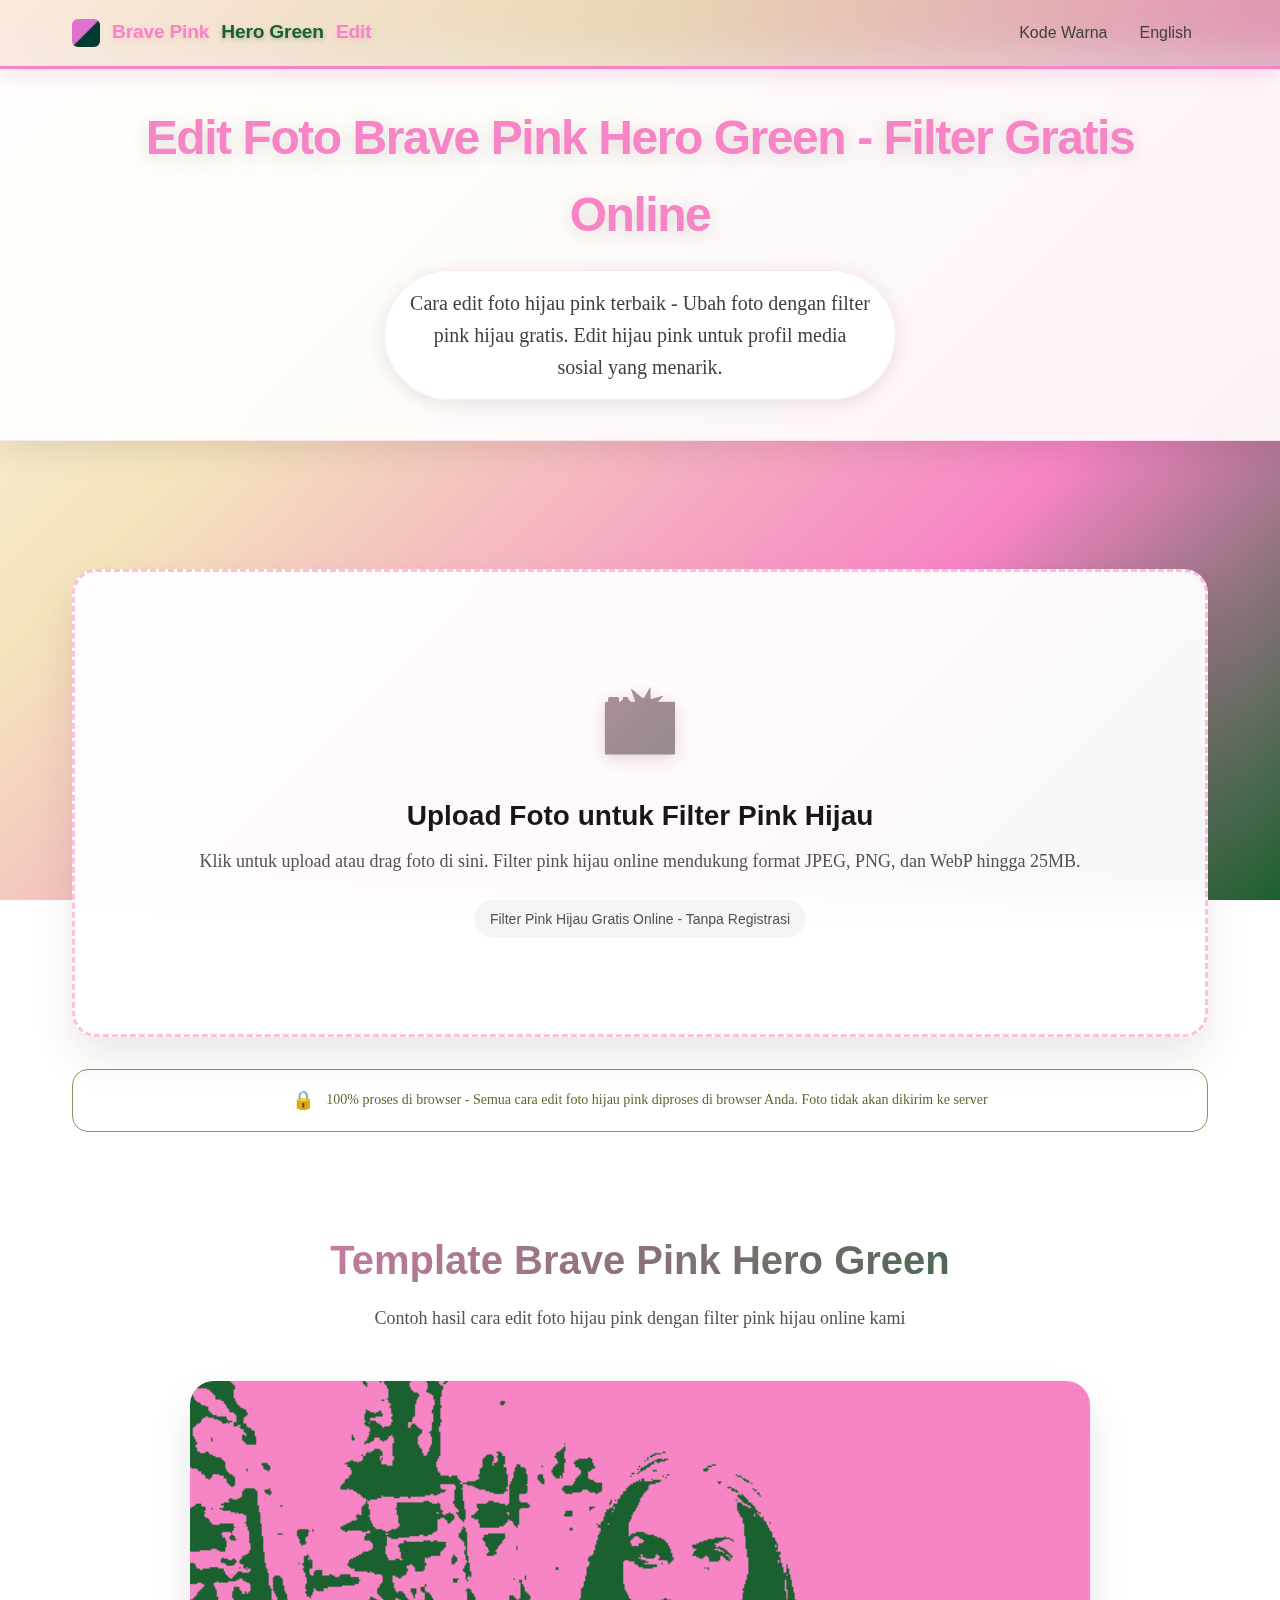
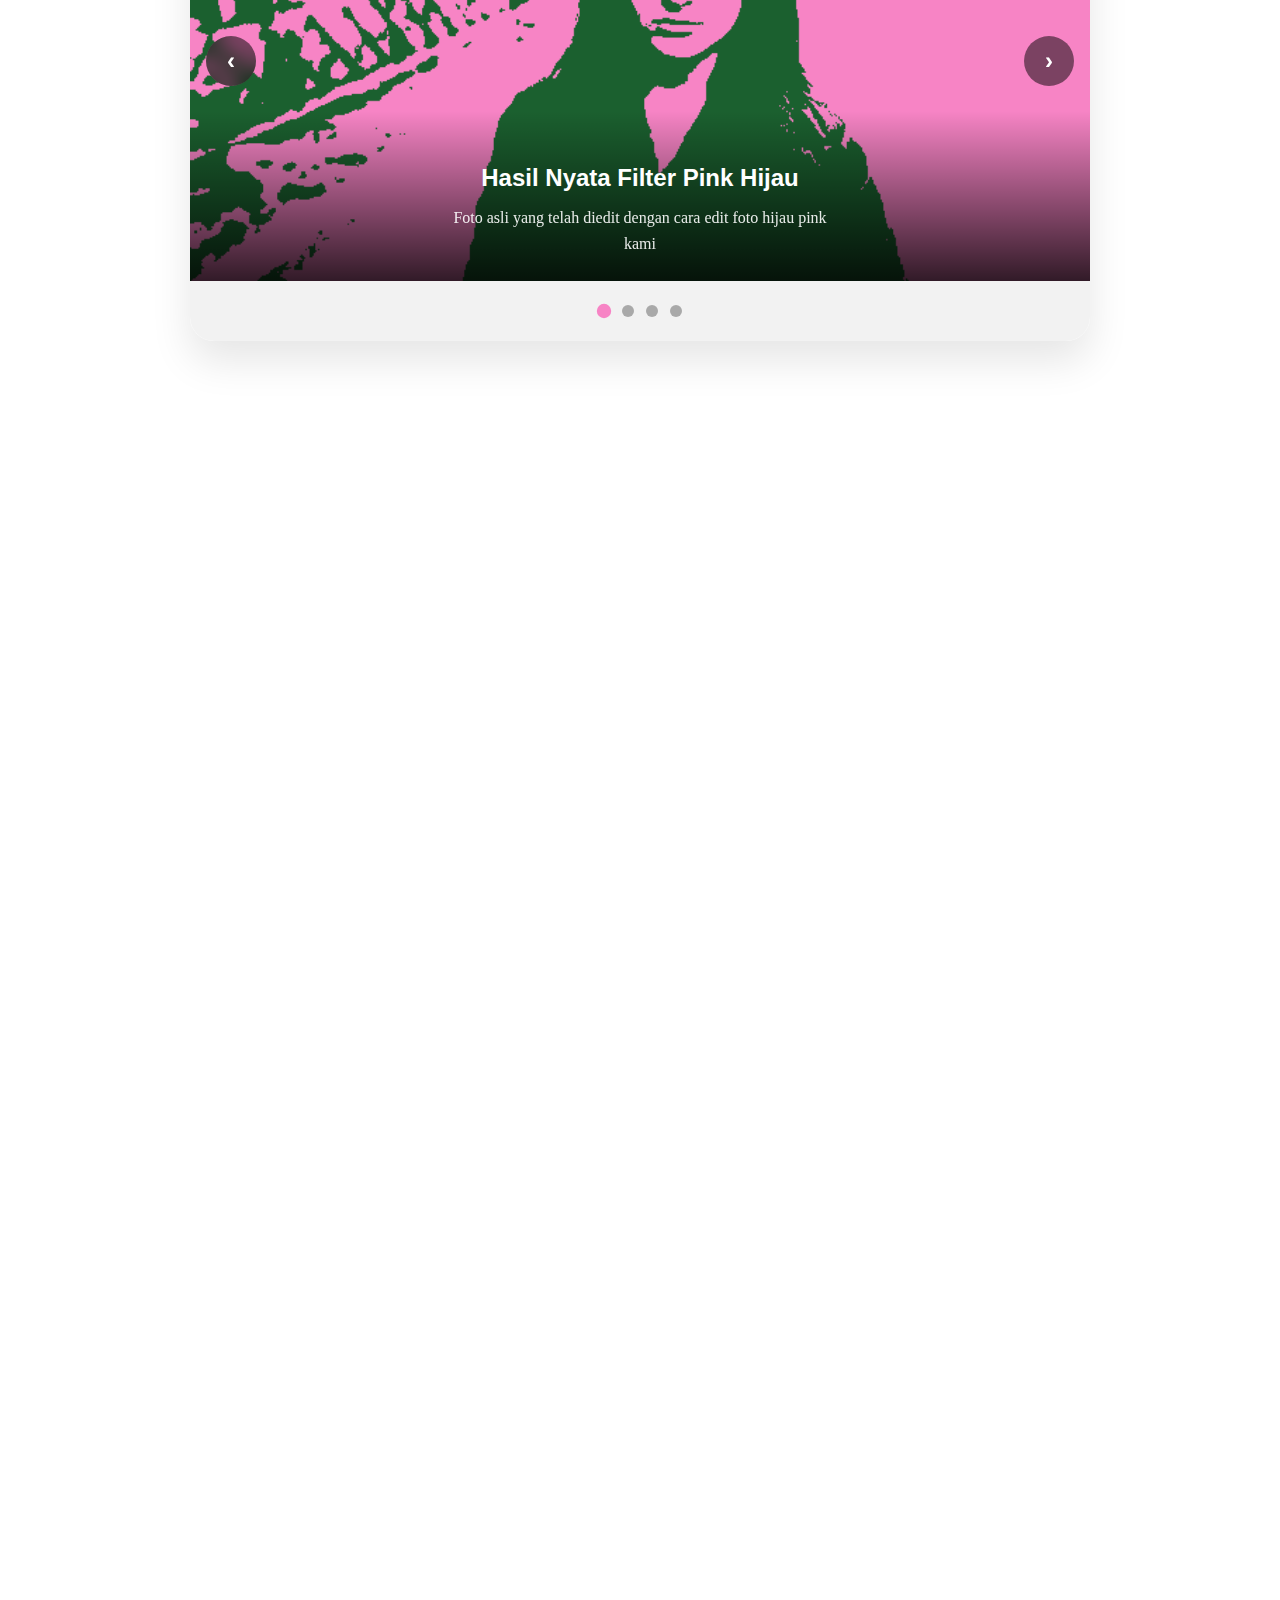
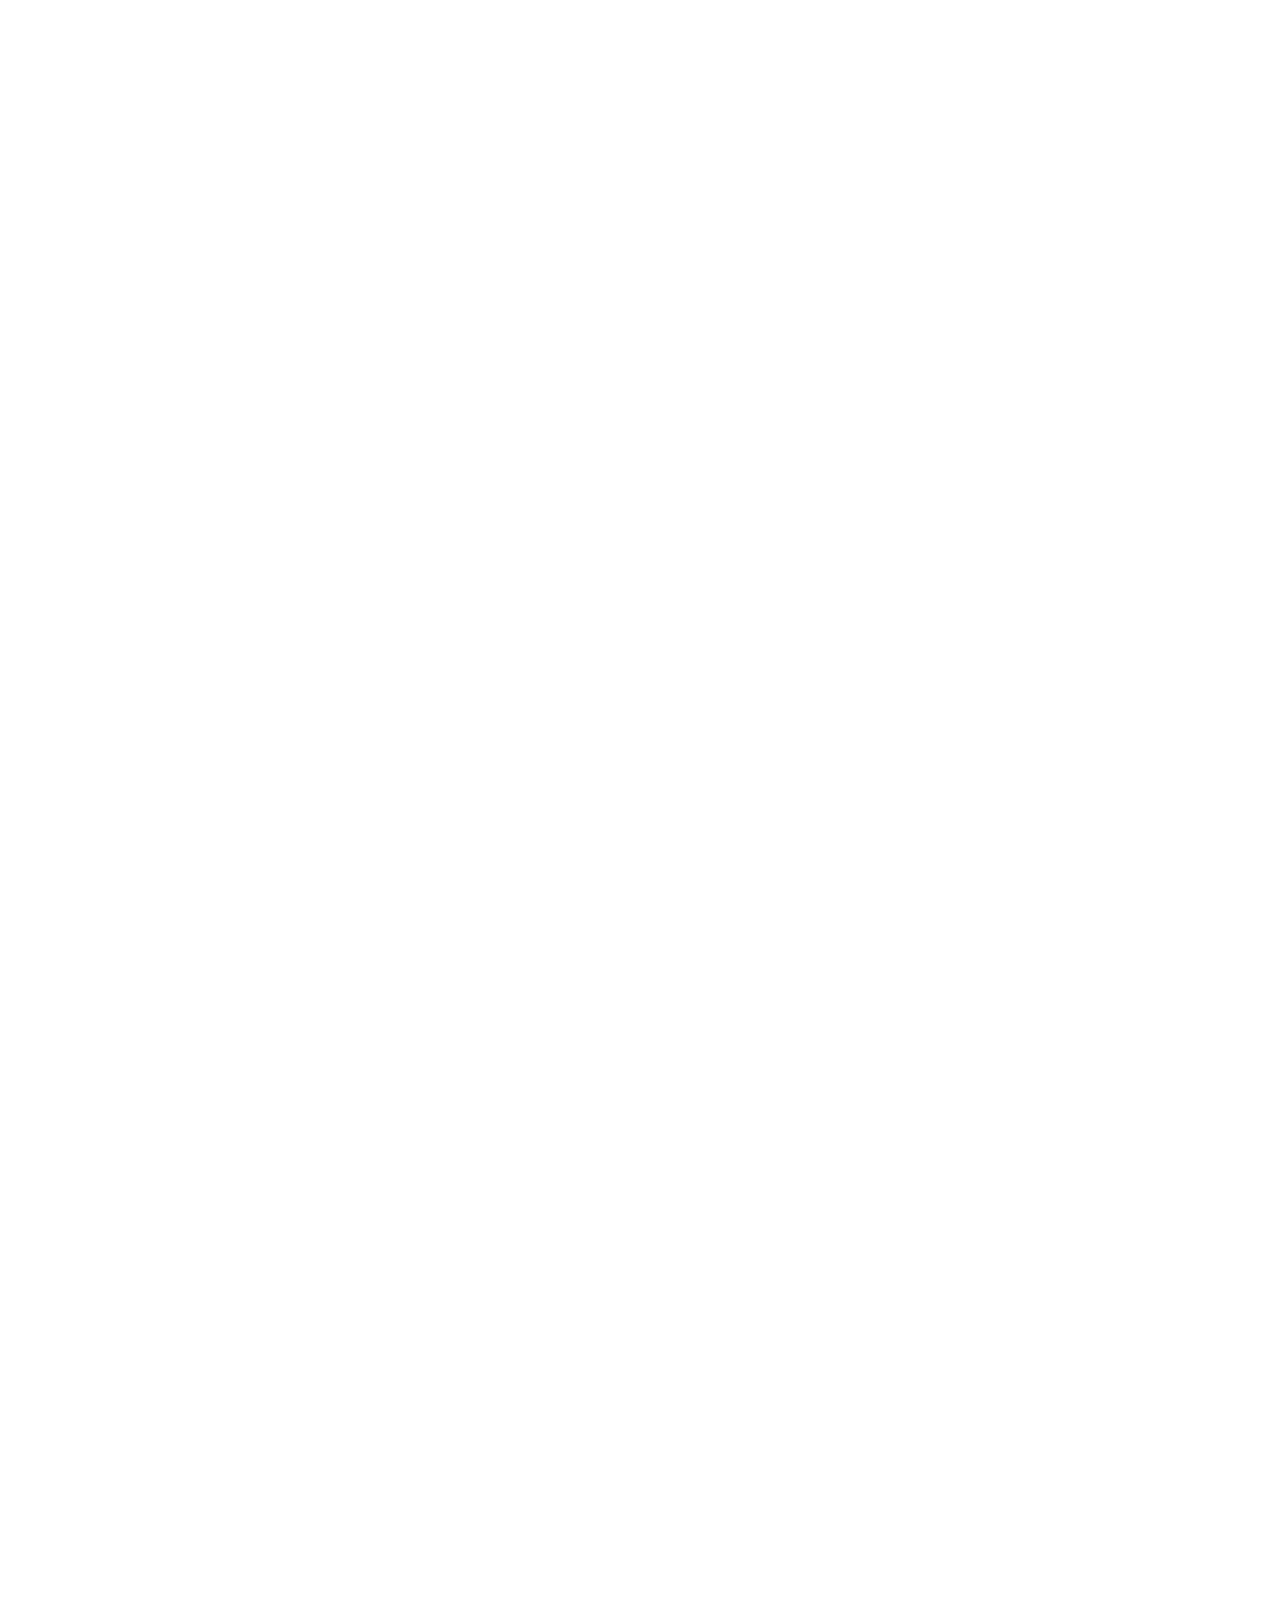
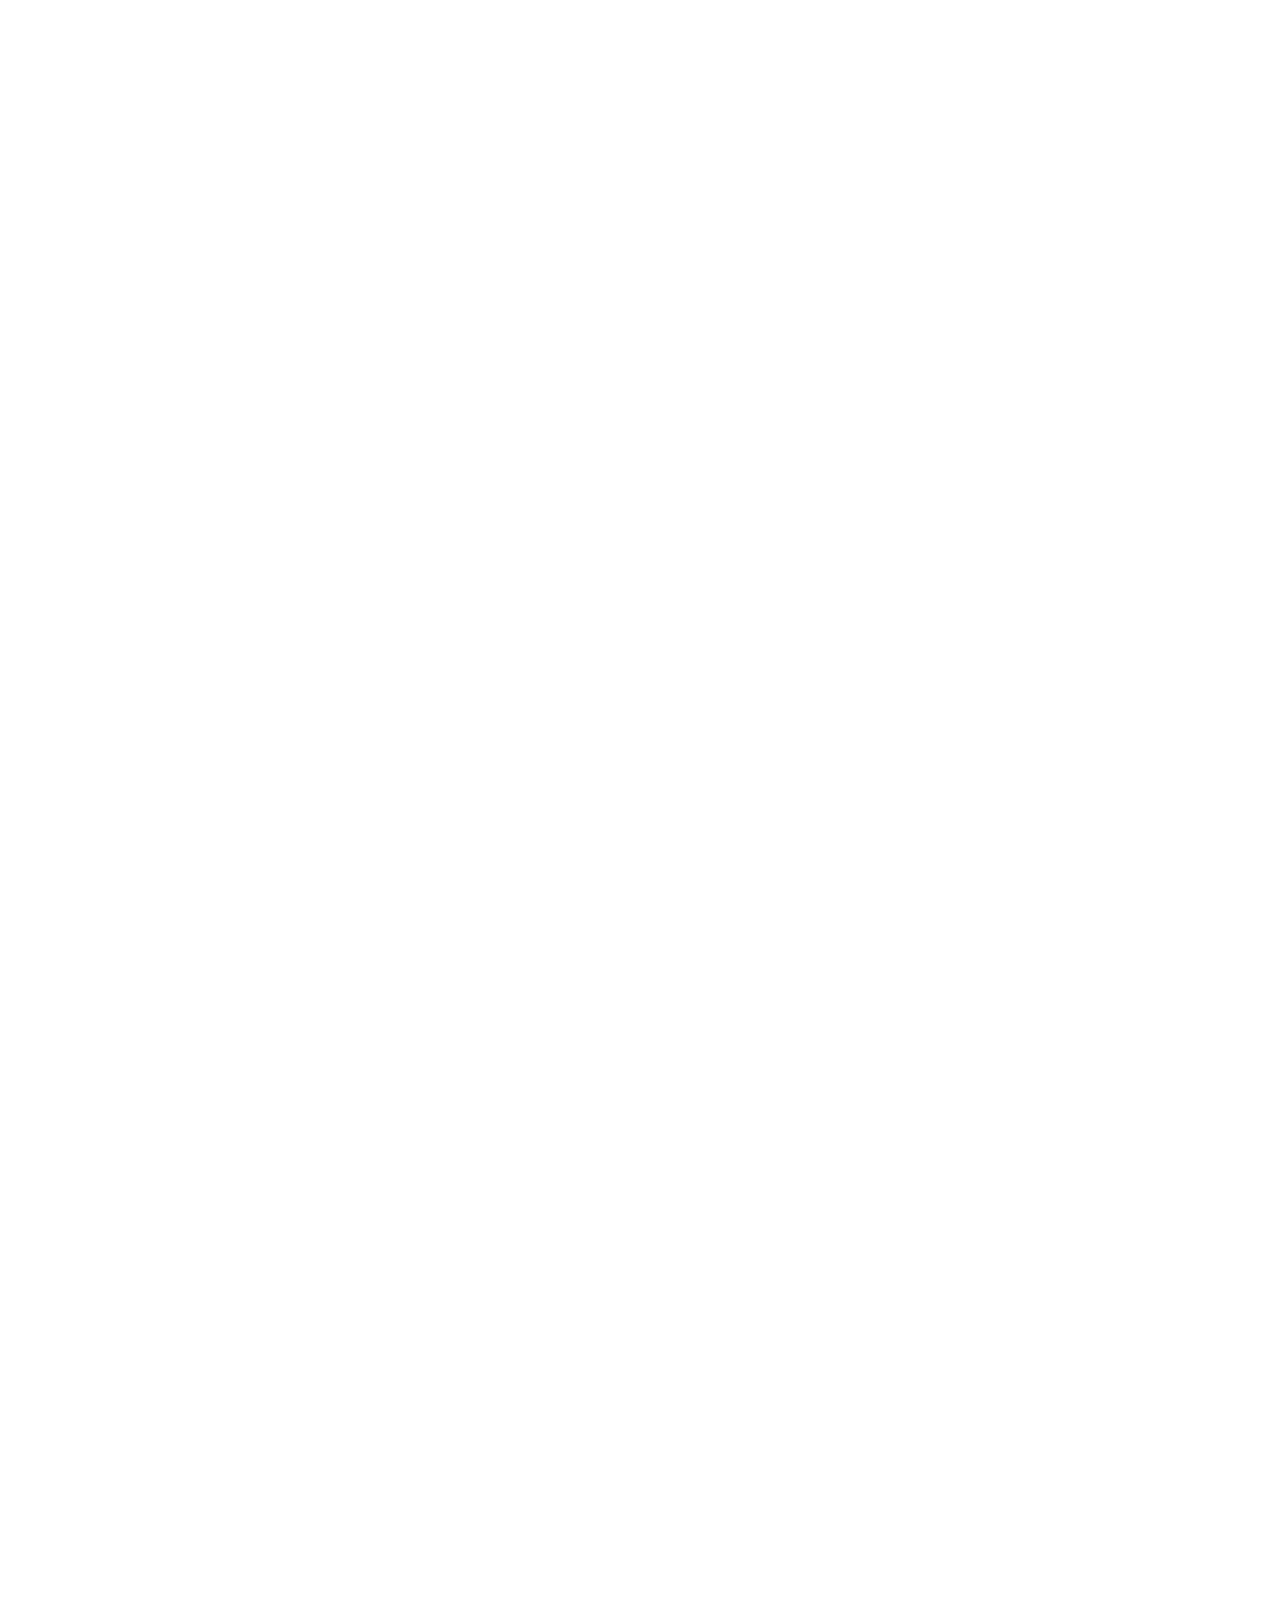
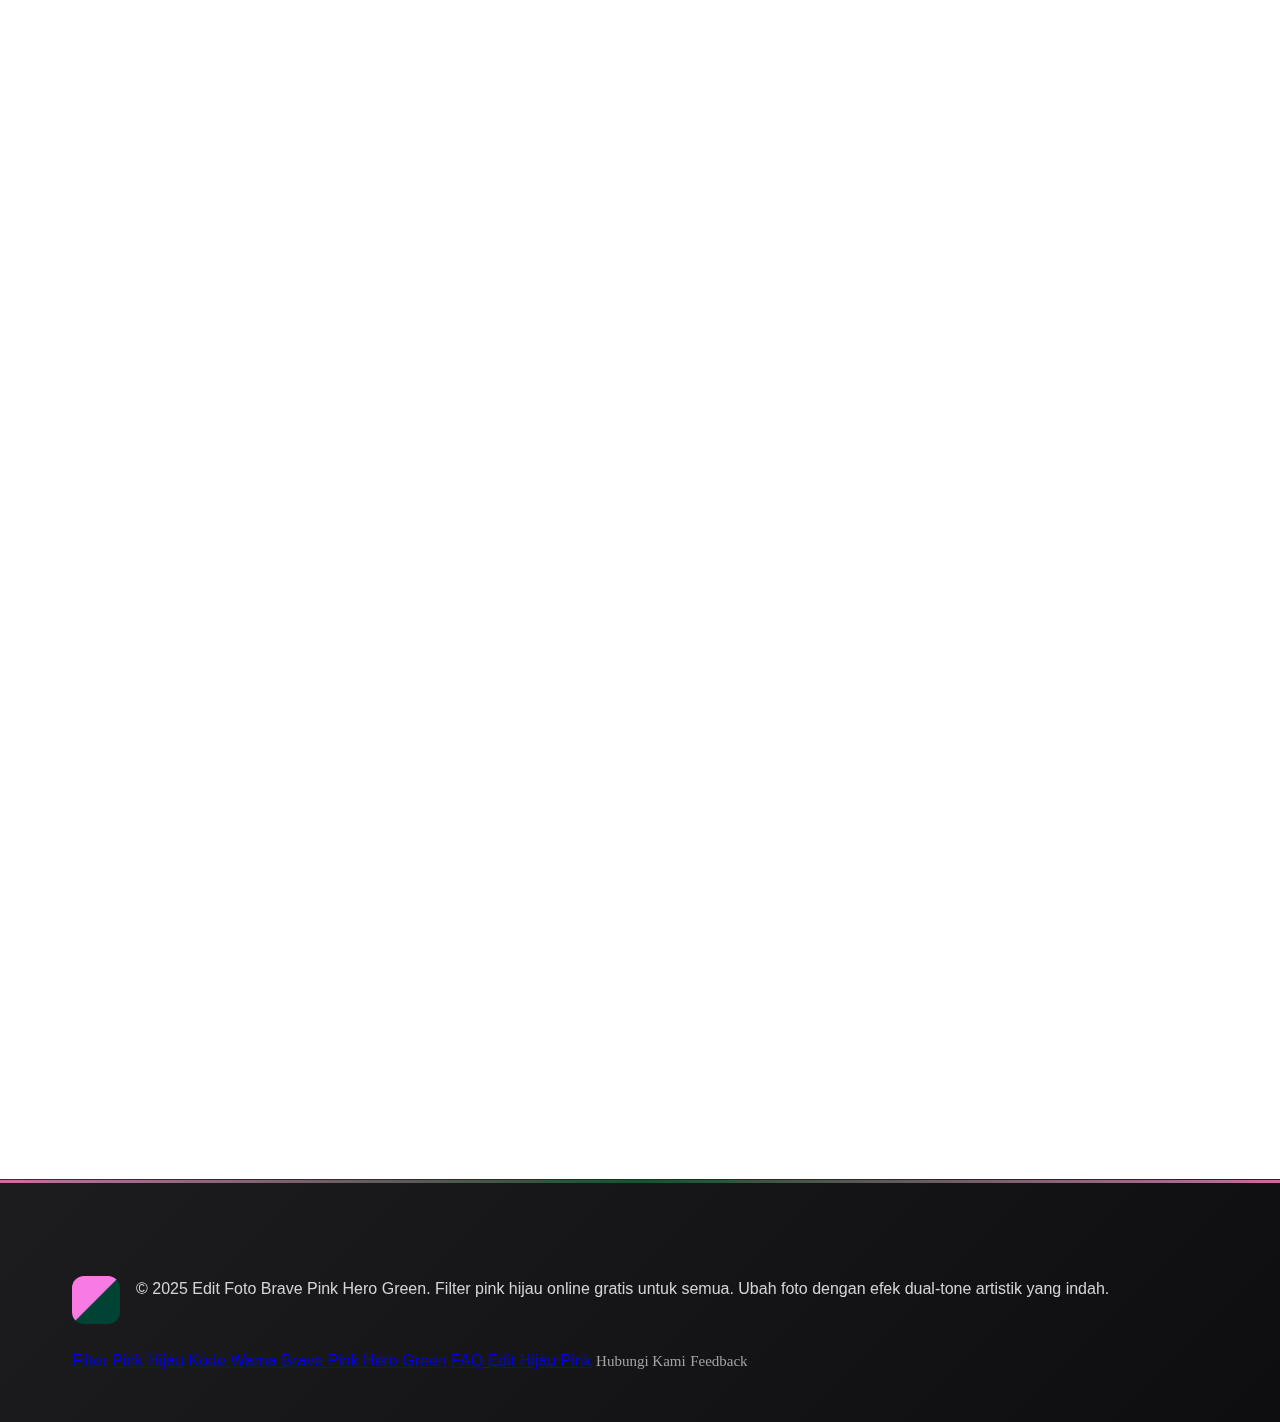
<file: id/index.html>
<!DOCTYPE html>
<html lang="id">

<head>
    <!-- Google tag (gtag.js) -->
    <script async src="https://www.googletagmanager.com/gtag/js?id=G-HFXVVRNKQY"></script>
    <script>
      window.dataLayer = window.dataLayer || [];
      function gtag(){dataLayer.push(arguments);}
      gtag('js', new Date());

      gtag('config', 'G-HFXVVRNKQY');
    </script>
    
    <!-- Microsoft Clarity -->
    <script type="text/javascript">
        (function(c,l,a,r,i,t,y){
            c[a]=c[a]||function(){(c[a].q=c[a].q||[]).push(arguments)};
            t=l.createElement(r);t.async=1;t.src="https://www.clarity.ms/tag/"+i;
            y=l.getElementsByTagName(r)[0];y.parentNode.insertBefore(t,y);
        })(window, document, "clarity", "script", "t6eshopct8");
    </script>
    
    <meta charset="UTF-8">
    <meta name="viewport" content="width=device-width, initial-scale=1.0">
    
    <!-- SEO Meta Tags Indonesian -->
    <meta name="description" content="Edit foto dengan filter brave pink hero green gratis. Cara edit foto hijau pink untuk profil media sosial. Ubah foto online tanpa aplikasi - hasil instant!">
    <meta name="keywords" content="edit foto brave pink hero green, cara edit foto hijau pink, filter pink hijau online, ubah foto hijau pink, foto profil hijau pink, cara foto pink hijau, edit hijau pink gratis">
    <meta name="theme-color" content="#f784c5">

    <title>Edit Foto Brave Pink Hero Green - Filter Gratis</title>
    
    <!-- Open Graph for Social Sharing Indonesian -->
    <meta property="og:title" content="Edit Foto Brave Pink Hero Green - Filter Pink Hijau Online">
    <meta property="og:description" content="Cara edit foto hijau pink gratis untuk media sosial. Filter pink hijau online terbaik - ubah foto instant tanpa aplikasi!">
    <meta property="og:image" content="/images/og-image.png">
    <meta property="og:url" content="https://bravepinkherogreen.art/id/">
    <meta property="og:type" content="website">
    
    <!-- Twitter Cards Indonesian -->
    <meta name="twitter:card" content="summary_large_image">
    <meta name="twitter:title" content="Edit Foto Brave Pink Hero Green - Cara Filter Pink Hijau">
    <meta name="twitter:description" content="Filter pink hijau online gratis. Cara edit foto hijau pink untuk profil yang menarik - hasil profesional!">
    <meta name="twitter:image" content="/images/og-image.png">
    
    <!-- Canonical URL -->
    <link rel="canonical" href="https://bravepinkherogreen.art/id/">
    <link rel="alternate" hreflang="en" href="https://bravepinkherogreen.art/">
    <link rel="alternate" hreflang="id" href="https://bravepinkherogreen.art/id/">
    
    <!-- Sitemap -->
    <link rel="sitemap" type="application/xml" href="/sitemap.xml">
    
    <!-- Structured Data Indonesian -->
    <script type="application/ld+json">
    {
        "@context": "https://schema.org",
        "@type": "WebApplication",
        "name": "Edit Foto Brave Pink Hero Green",
        "description": "Cara edit foto hijau pink gratis online - Filter pink hijau untuk media sosial",
        "url": "https://bravepinkherogreen.art/id/",
        "applicationCategory": "PhotoEditingApplication",
        "operatingSystem": "Web Browser",
        "inLanguage": "id",
        "offers": {
            "@type": "Offer",
            "price": "0",
            "priceCurrency": "IDR"
        }
    }
    </script>

    <!-- Favicon and Icons -->
    <link rel="icon" href="/favicon.ico" sizes="any">
    <link rel="icon" type="image/png" sizes="32x32" href="/images/favicon.png">
    <link rel="icon" type="image/png" sizes="192x192" href="/icon-192.png">
    <link rel="icon" type="image/png" sizes="512x512" href="/icon-512.png">
    <link rel="apple-touch-icon" sizes="180x180" href="/icon-192.png">
    <link rel="manifest" href="../manifest.json">

    <link rel="preconnect" href="https://fonts.googleapis.com">
    <link rel="preconnect" href="https://fonts.gstatic.com" crossorigin>
    <link
        href="https://fonts.googleapis.com/css2?family=Inter:wght@300;400;500;600;700;800;900&family=Plus+Jakarta+Sans:wght@300;400;500;600;700;800&family=DM+Sans:wght@400;500;600;700&display=swap"
        rel="stylesheet">

    <link rel="stylesheet" href="../styles.css">
</head>

<body>

    <nav class="navbar">
        <div class="container">
            <div class="nav-brand">
                <a href="#" id="navBrand" class="nav-brand-link">
                    <img src="../images/logo.png" alt="Logo Brave Pink Hero Green" class="nav-logo">
                    <span class="brave-pink">Brave Pink</span> <span class="hero-green">Hero Green</span> <span class="brave-pink">Edit</span>
                </a>
            </div>
            <div class="nav-menu" id="navMenu">
                <a href="color-code.html" class="nav-link">Kode Warna</a>
                <a href="/" class="nav-link">English</a>
            </div>
            <div class="nav-toggle" id="navToggle">
                <span></span>
                <span></span>
                <span></span>
            </div>
        </div>
    </nav>

    <header class="header">
        <div class="container">
            <h1 class="logo">
                <span class="brave-pink">Edit Foto Brave Pink Hero Green - Filter Gratis Online</span>
            </h1>
            <p class="tagline">Cara edit foto hijau pink terbaik - Ubah foto dengan filter pink hijau gratis. Edit hijau pink untuk profil media sosial yang menarik.</p>
        </div>
    </header>

    <main class="main">
        <div class="container">
            <!-- Upload Section -->
            <section class="upload-section">
                <div class="upload-area" id="uploadArea">
                    <div class="upload-content">
                        <div class="upload-icon">📸</div>
                        <h2>Upload Foto untuk Filter Pink Hijau</h2>
                        <p>Klik untuk upload atau drag foto di sini. Filter pink hijau online mendukung format JPEG, PNG, dan WebP hingga 25MB.</p>
                        <div class="upload-formats">
                            Filter Pink Hijau Gratis Online - Tanpa Registrasi
                        </div>
                    </div>
                    <input type="file" id="fileInput" accept="image/jpeg,image/jpg,image/png,image/webp" hidden>
                </div>

                <div class="privacy-notice">
                    <div class="privacy-icon">🔒</div>
                    <span>100% proses di browser - Semua cara edit foto hijau pink diproses di browser Anda. Foto tidak akan dikirim ke server</span>
                </div>
            </section>

            <!-- Controls Section -->
            <section class="controls-section" id="controlsSection" style="display: none;">
                <div class="controls-grid">
                    <div class="control-group">
                        <label for="intensitySlider">Intensitas Filter Pink Hijau</label>
                        <input type="range" id="intensitySlider" min="0" max="100" value="100" class="slider">
                        <span class="slider-value" id="intensityValue">100%</span>
                    </div>

                    <div class="control-group">
                        <label>
                            <input type="checkbox" id="invertColors">
                            Balik Warna Filter Hijau Pink
                        </label>
                    </div>

                    <div class="control-group color-picker-group">
                        <label>Kustomisasi Filter Pink Hijau Online</label>
                        <div class="color-pickers">
                            <div class="color-input">
                                <label for="pinkColor">Warna Pink</label>
                                <input type="color" id="pinkColor" value="#f784c5">
                            </div>
                            <div class="color-input">
                                <label for="greenColor">Warna Hijau</label>
                                <input type="color" id="greenColor" value="#1b602f">
                            </div>
                        </div>
                    </div>

                    <div class="control-group">
                        <label>Preset Filter Brave Pink Hero Green</label>
                        <div class="preset-buttons">
                            <button class="preset-btn active" data-preset="original">Brave Pink & Hero Green</button>
                        </div>
                    </div>
                </div>
            </section>

            <!-- Preview Section -->
            <section class="preview-section" id="previewSection" style="display: none;">
                <div class="preview-grid">
                    <div class="preview-item">
                        <h3>Foto Asli</h3>
                        <div class="image-container">
                            <img id="originalImage" alt="Foto asli sebelum edit hijau pink">
                            <div class="loading-overlay" id="originalLoading">
                                <div class="loading-spinner"></div>
                            </div>
                        </div>
                    </div>

                    <div class="preview-item">
                        <h3>Hasil Edit Foto Pink Hijau</h3>
                        <div class="image-container">
                            <canvas id="filteredCanvas"></canvas>
                            <div class="loading-overlay" id="filteredLoading">
                                <div class="loading-spinner"></div>
                                <span>Menerapkan filter pink hijau...</span>
                            </div>
                        </div>
                    </div>
                </div>

                <div class="action-buttons">
                    <button id="downloadBtn" class="btn btn-primary">
                        Download Hasil Filter Pink Hijau
                    </button>
                    <button id="newImageBtn" class="btn btn-secondary">
                        Edit Foto Hijau Pink Lainnya
                    </button>
                </div>
            </section>

            <!-- Gallery Section -->
            <section class="gallery-section" id="gallerySection">
                <div class="section-header">
                    <h2>Template Brave Pink Hero Green</h2>
                    <p>Contoh hasil cara edit foto hijau pink dengan filter pink hijau online kami</p>
                </div>
                
                <div class="gallery-container">
                    <div class="gallery-wrapper" id="galleryWrapper">
                        <div class="gallery-slide active">
                            <img src="../images/gallery/image1.jpg" alt="Contoh Edit Foto Brave Pink Hero Green 1" 
                                 onerror="this.src='https://images.unsplash.com/photo-1518709268805-4e9042af2176?w=800&h=400&fit=crop&crop=center'">
                            <div class="slide-caption">
                                <h3>Hasil Nyata Filter Pink Hijau</h3>
                                <p>Foto asli yang telah diedit dengan cara edit foto hijau pink kami</p>
                            </div>
                        </div>
                        <div class="gallery-slide">
                            <img src="../images/gallery/image2.jpg" alt="Contoh Edit Foto Brave Pink Hero Green 2"
                                 onerror="this.src='https://images.unsplash.com/photo-1470071459604-3b5ec3a7fe05?w=800&h=400&fit=crop&crop=center'">
                            <div class="slide-caption">
                                <h3>Ubah Foto dengan Filter Pink Hijau</h3>
                                <p>Lihat bagaimana filter pink hijau online mengubah foto biasa jadi menarik</p>
                            </div>
                        </div>
                        <div class="gallery-slide">
                            <img src="../images/gallery/image3.jpg" alt="Contoh Edit Foto Brave Pink Hero Green 3"
                                 onerror="this.src='https://images.unsplash.com/photo-1544005313-94ddf0286df2?w=800&h=400&fit=crop&crop=center'">
                            <div class="slide-caption">
                                <h3>Edit Hijau Pink Profesional</h3>
                                <p>Kualitas profesional dari cara edit foto hijau pink terbaik</p>
                            </div>
                        </div>
                        <div class="gallery-slide">
                            <img src="../images/gallery/image4.jpg" alt="Contoh Edit Foto Brave Pink Hero Green 4"
                                 onerror="this.src='https://images.unsplash.com/photo-1493246507139-91e8fad9978e?w=800&h=400&fit=crop&crop=center'">
                            <div class="slide-caption">
                                <h3>Seni Digital dengan Filter Pink Hijau</h3>
                                <p>Jadikan foto profil hijau pink yang memukau dengan tool kami</p>
                            </div>
                        </div>
                    </div>
                    
                    <button class="gallery-nav gallery-prev" id="galleryPrev">
                        <span>‹</span>
                    </button>
                    <button class="gallery-nav gallery-next" id="galleryNext">
                        <span>›</span>
                    </button>
                    
                    <div class="gallery-dots" id="galleryDots">
                        <button class="dot active" data-slide="0"></button>
                        <button class="dot" data-slide="1"></button>
                        <button class="dot" data-slide="2"></button>
                        <button class="dot" data-slide="3"></button>
                    </div>
                </div>
            </section>

            <!-- SEO Content Sections -->
            <section class="seo-content-section" id="features">
                <div class="seo-content" itemscope itemtype="https://schema.org/SoftwareApplication">
                    <h2>Fitur Edit Foto Brave Pink Hero Green Profesional</h2>
                    <p>Teknologi <strong>cara edit foto hijau pink</strong> kami menghasilkan efek duotone yang menakjubkan dengan keseimbangan warna yang sempurna. Ubah foto biasa menjadi karya seni visual yang menarik dengan <strong>filter pink hijau</strong> yang langsung bekerja di browser Anda.</p>
                    
                    <div class="content-grid">
                        
                        <div class="content-card">
                            <h3>Filter Pink Hijau Online Mudah</h3>
                            <p>Tidak perlu instal software. <strong>Filter pink hijau online</strong> kami langsung bekerja di browser dengan hasil profesional setiap saat.</p>
                        </div>
                        
                        <div class="content-card">
                            <h3>Edit Hijau Pink Gratis Lengkap</h3>
                            <p>Lebih dari sekedar filter - <strong>edit hijau pink gratis</strong> kami menawarkan opsi kustomisasi termasuk efek terbalik dan kontrol intensitas.</p>
                        </div>

                        <div class="content-card">
                            <h3>Privasi Terjamin</h3>
                            <p>Semua proses <strong>cara edit foto hijau pink</strong> terjadi di browser Anda. Foto tidak pernah meninggalkan perangkat, memastikan privasi dan keamanan lengkap.</p>
                        </div>
                    </div>
                </div>
            </section>

            <section class="seo-content-section">
                <div class="seo-content">
                    <h2>Cara Edit Foto Hijau Pink Step by Step</h2>
                    <p>Ikuti langkah sederhana ini untuk mengubah foto dengan <strong>filter pink hijau online</strong> kami. <strong>Cara foto pink hijau</strong> kami bekerja sempurna untuk potret, landscape, dan foto artistik.</p>

                    <ol class="tutorial-steps">
                        <li><strong>Upload Foto Anda:</strong> Pilih gambar apapun untuk diubah dengan <strong>filter pink hijau</strong>. <strong>Edit foto brave pink hero green</strong> mendukung format JPEG, PNG, dan WebP hingga 25MB</li>
                        <li><strong>Terapkan Efek Filter:</strong> <strong>Cara edit foto hijau pink</strong> kami otomatis menerapkan warna ikonik. Saksikan foto berubah dengan <strong>filter pink hijau online</strong> secara real-time</li>
                        <li><strong>Kustomisasi Hasil:</strong> Atur intensitas filter atau balik warna untuk efek berbeda. Tool <strong>ubah foto hijau pink</strong> memberikan kontrol kreatif lengkap</li>
                        <li><strong>Download & Share:</strong> Selesaikan <strong>edit foto brave pink hero green</strong> dan download hasil berkualitas tinggi. Sempurna untuk media sosial, cetak, atau proyek seni digital</li>
                    </ol>
                </div>
            </section>

            <section class="seo-content-section">
                <div class="seo-content">
                    <h2>Memahami Desain Filter Pink Hijau</h2>
                    <p>Efek <strong>edit foto brave pink hero green</strong> menciptakan kontras visual yang mencolok menggunakan warna komplementer yang dipilih dengan teliti. <strong>Filter pink hijau</strong> kami telah sangat populer di platform media sosial untuk membuat konten unik dan menarik.</p>

                    <div class="content-grid color-explanation-grid">
                        <div class="content-card color-card">
                            <h3>Brave Pink (#f784c5)</h3>
                            <p>Pink cerah dalam <strong>filter pink hijau</strong> kami mewakili kreativitas dan keberanian. Tone pink menarik perhatian dan merangsang koneksi emosional dalam <strong>foto profil hijau pink</strong> Anda.</p>
                        </div>

                        <div class="content-card color-card">
                            <h3>Hero Green (#1b602f)</h3>
                            <p>Hijau dalam dalam <strong>cara edit foto hijau pink</strong> kami melambangkan pertumbuhan dan stabilitas. Kontras dengan pink menciptakan ketegangan visual dinamis yang membuat gambar berkesan.</p>
                        </div>

                        <div class="content-card color-code-cta">
                            <h3>Dapatkan Kode Warna Brave Pink Hero Green Lengkap</h3>
                            <p>Butuh <strong>kode warna brave pink hero green</strong> yang tepat untuk proyek desain? Akses panduan warna lengkap dengan kode hex, nilai RGB, dan instruksi penggunaan.</p>
                            <a href="color-code.html" class="color-code-btn">Lihat Kode Warna</a>
                        </div>
                    </div>
                </div>
            </section>

            <section class="seo-content-section" id="faq">
                <div class="seo-content" itemscope itemtype="https://schema.org/FAQPage">
                    <h2>Pertanyaan yang Sering Diajukan</h2>
                    
                    <div class="content-grid faq-grid">
                        <div class="content-card" itemscope itemprop="mainEntity" itemtype="https://schema.org/Question">
                            <h3 itemprop="name">Apa itu filter brave pink hero green?</h3>
                            <div itemscope itemprop="acceptedAnswer" itemtype="https://schema.org/Answer">
                                <p itemprop="text"><strong>Filter brave pink hero green</strong> adalah efek duotone yang mengubah foto menggunakan warna pink (#f784c5) dan hijau (#1b602f). <strong>Filter pink hijau</strong> kami menciptakan kontras visual mencolok sempurna untuk konten artistik dan media sosial.</p>
                            </div>
                        </div>
                        
                        <div class="content-card">
                            <h3>Bagaimana cara kerja filter pink hijau online?</h3>
                            <p><strong>Filter pink hijau online</strong> kami menggunakan algoritma canggih untuk mengubah foto menjadi gambar duotone yang kuat. <strong>Cara edit foto hijau pink</strong> memproses semuanya di browser untuk privasi lengkap dan hasil instant.</p>
                        </div>
                        
                        <div class="content-card">
                            <h3>Apakah edit foto brave pink hero green ini benar-benar gratis?</h3>
                            <p>Ya! Tool <strong>edit foto brave pink hero green</strong> kami sepenuhnya gratis tanpa watermark, registrasi, atau biaya tersembunyi. Buat efek <strong>filter pink hijau</strong> tak terbatas kapan saja.</p>
                        </div>

                        <div class="content-card">
                            <h3>Format file apa yang didukung edit hijau pink gratis?</h3>
                            <p><strong>Edit hijau pink gratis</strong> kami mendukung format JPEG, PNG, dan WebP. File hingga 25MB dapat diproses dengan tool <strong>filter pink hijau online</strong>.</p>
                        </div>

                        <div class="content-card">
                            <h3>Bisakah saya gunakan filter pink hijau untuk proyek komersial?</h3>
                            <p>Tentu saja! Gambar yang dibuat dengan <strong>cara edit foto hijau pink</strong> kami dapat digunakan untuk tujuan personal dan komersial tanpa pembatasan atau biaya lisensi.</p>
                        </div>

                        <div class="content-card">
                            <h3>Bagaimana mendapat hasil terbaik dengan ubah foto hijau pink?</h3>
                            <p>Untuk hasil optimal dengan <strong>filter pink hijau</strong>, gunakan gambar kontras tinggi dengan subjek yang jelas. Foto potret dan gambar dengan pencahayaan berbeda bekerja sangat baik dengan <strong>cara foto pink hijau</strong>.</p>
                        </div>
                    </div>
                </div>
            </section>

            <section class="seo-content-section">
                <div class="seo-content">
                    <h2>Teknologi Edit Foto Canggih</h2>
                    <p>Pelajari bagaimana <strong>cara edit foto hijau pink</strong> kami bekerja di balik layar untuk hasil berkualitas profesional.</p>
                    
                    <div class="content-grid">
                        <div class="content-card">
                            <h3>Algoritma Duotone</h3>
                            <p><strong>Filter pink hijau</strong> kami menggunakan teknologi pemetaan warna canggih. <strong>Edit foto brave pink hero green</strong> menganalisis nilai luminance gambar dan memetakannya ke palet warna signature kami.</p>
                        </div>
                        
                        <div class="content-card">
                            <h3>Pemrosesan Berbasis Browser</h3>
                            <p>Semua pemrosesan <strong>ubah foto hijau pink</strong> terjadi lokal di browser menggunakan teknologi HTML5 Canvas. Ini memastikan pemrosesan cepat sambil menjaga privasi lengkap.</p>
                        </div>
                        
                        <div class="content-card">
                            <h3>Preservasi Kualitas</h3>
                            <p><strong>Filter pink hijau online</strong> kami mempertahankan kualitas gambar asli sambil menerapkan efek duotone. Tidak ada artefak kompresi atau kehilangan kualitas selama proses transformasi.</p>
                        </div>
                    </div>
                </div>
            </section>
        </div>
    </main>

    <footer class="footer">
        <div class="container">
            <div class="footer-brand">
                <img src="../images/logo.png" alt="Logo Brave Pink Hero Green" class="footer-logo">
                <p>&copy; 2025 Edit Foto Brave Pink Hero Green. Filter pink hijau online gratis untuk semua. Ubah foto dengan efek dual-tone artistik yang indah.</p>
            </div>
            <div class="footer-links">
                <a href="/id/">Filter Pink Hijau</a>
                <a href="color-code.html">Kode Warna Brave Pink Hero Green</a>
                <a href="#faq">FAQ Edit Hijau Pink</a>
                <button data-tally-open="wQG2OY" data-tally-emoji-text="👋" data-tally-emoji-animation="wave" class="footer-link-btn">Hubungi Kami</button>
                <button data-tally-open="wQG2OY" data-tally-emoji-text="💬" data-tally-emoji-animation="pulse" class="footer-link-btn">Feedback</button>
            </div>
        </div>
    </footer>

    <script src="../script.js"></script>
    <script async src="https://tally.so/widgets/embed.js"></script>
</body>

</html>
</file>
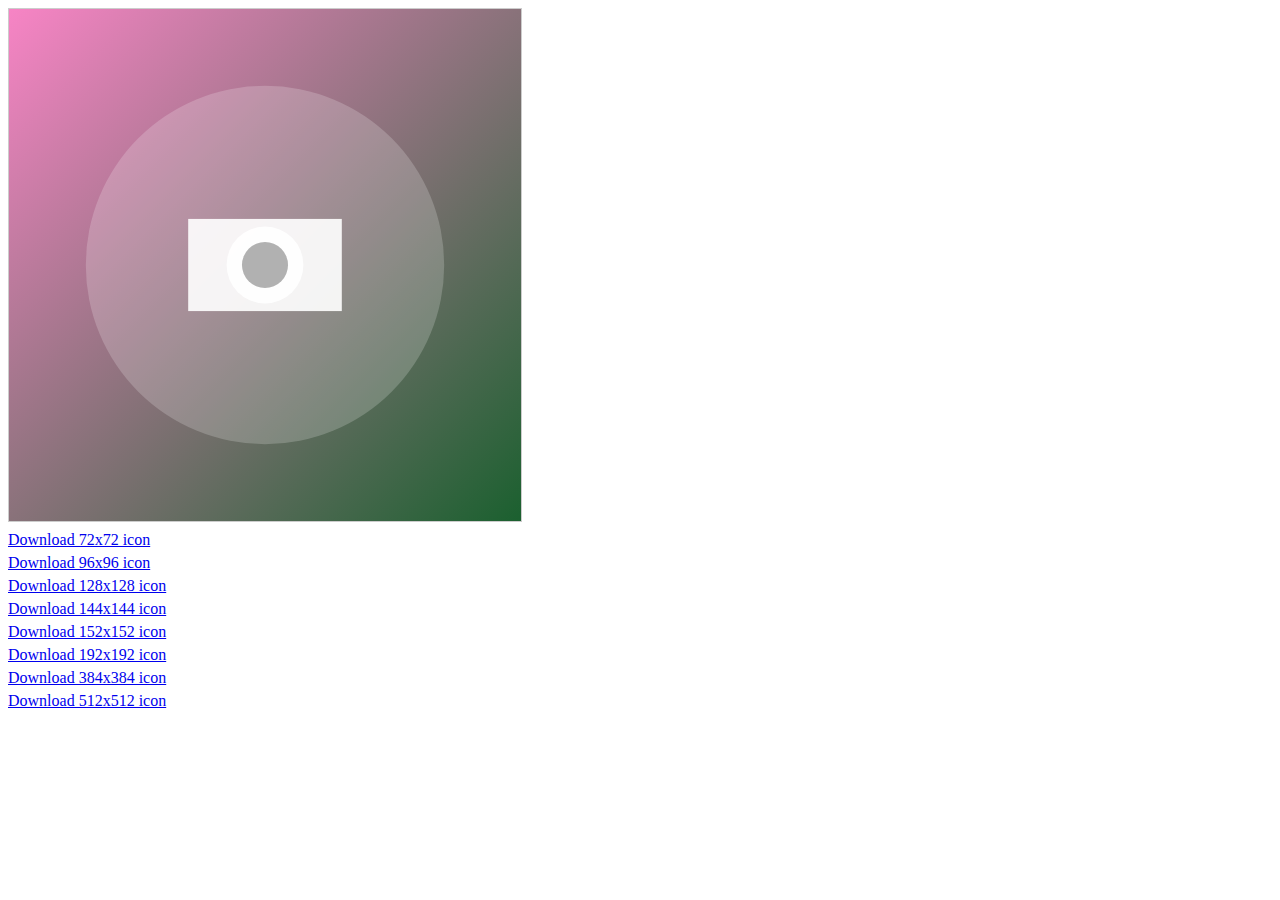
<file: create-icons.html>
<!DOCTYPE html>
<html>
<head>
    <meta charset="UTF-8">
    <title>Icon Generator</title>
</head>
<body>
    <canvas id="canvas" width="512" height="512" style="border: 1px solid #ccc;"></canvas>
    <script>
        // Generate app icons programmatically
        const canvas = document.getElementById('canvas');
        const ctx = canvas.getContext('2d');
        
        function generateIcon(size = 512) {
            canvas.width = size;
            canvas.height = size;
            
            // Background gradient
            const gradient = ctx.createLinearGradient(0, 0, size, size);
            gradient.addColorStop(0, '#f784c5'); // Brave Pink
            gradient.addColorStop(1, '#1b602f'); // Hero Green
            
            ctx.fillStyle = gradient;
            ctx.fillRect(0, 0, size, size);
            
            // Add circular overlay
            const centerX = size / 2;
            const centerY = size / 2;
            const radius = size * 0.35;
            
            ctx.beginPath();
            ctx.arc(centerX, centerY, radius, 0, 2 * Math.PI);
            ctx.fillStyle = 'rgba(255, 255, 255, 0.2)';
            ctx.fill();
            
            // Add camera icon representation
            const iconSize = size * 0.3;
            const iconX = centerX - iconSize / 2;
            const iconY = centerY - iconSize / 2;
            
            // Camera body
            ctx.fillStyle = 'rgba(255, 255, 255, 0.9)';
            ctx.fillRect(iconX, iconY + iconSize * 0.2, iconSize, iconSize * 0.6);
            
            // Camera lens
            ctx.beginPath();
            ctx.arc(centerX, centerY, iconSize * 0.25, 0, 2 * Math.PI);
            ctx.fillStyle = 'rgba(255, 255, 255, 0.9)';
            ctx.fill();
            
            ctx.beginPath();
            ctx.arc(centerX, centerY, iconSize * 0.15, 0, 2 * Math.PI);
            ctx.fillStyle = 'rgba(0, 0, 0, 0.3)';
            ctx.fill();
            
            return canvas.toDataURL('image/png');
        }
        
        // Generate icons and log them
        const sizes = [72, 96, 128, 144, 152, 192, 384, 512];
        
        sizes.forEach(size => {
            const dataUrl = generateIcon(size);
            console.log(`Icon ${size}x${size} generated`);
            
            // Create download link
            const link = document.createElement('a');
            link.download = `icon-${size}.png`;
            link.href = dataUrl;
            link.textContent = `Download ${size}x${size} icon`;
            link.style.display = 'block';
            link.style.margin = '5px 0';
            document.body.appendChild(link);
        });
    </script>
</body>
</html>
</file>
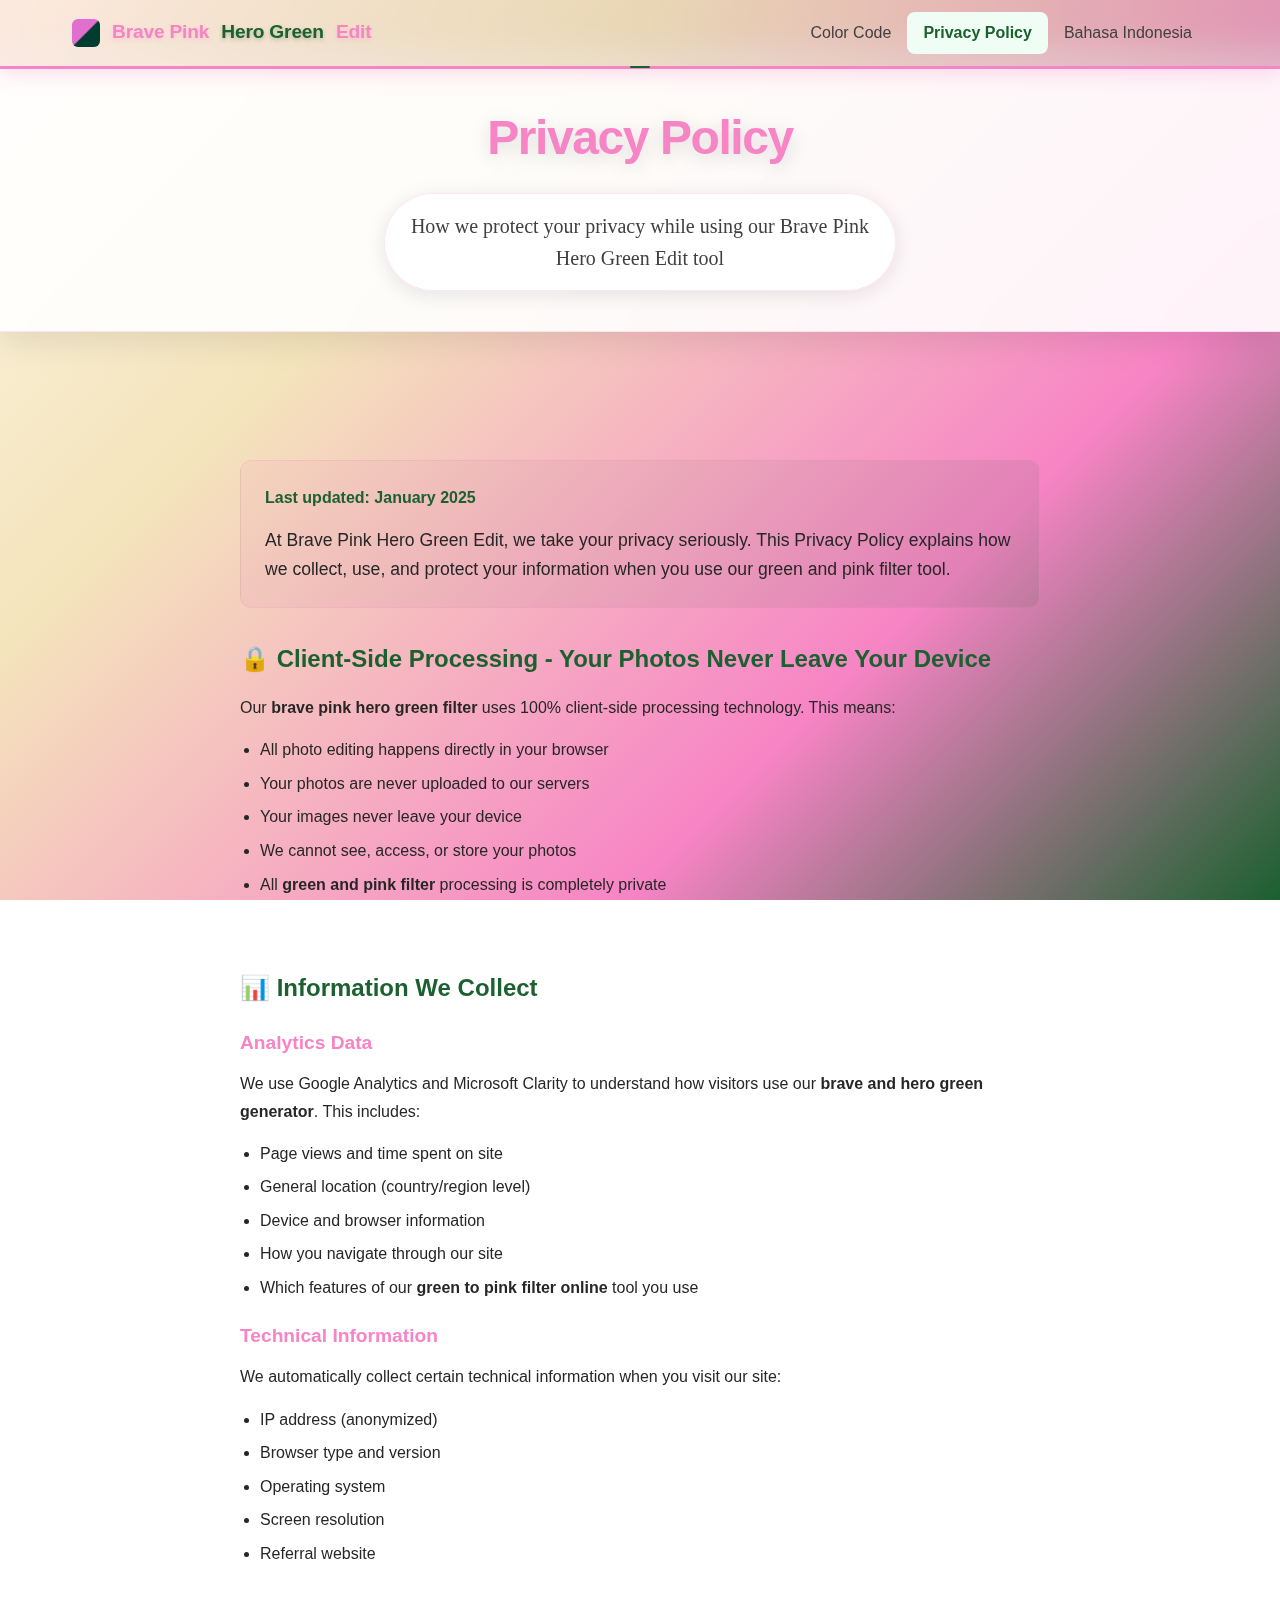
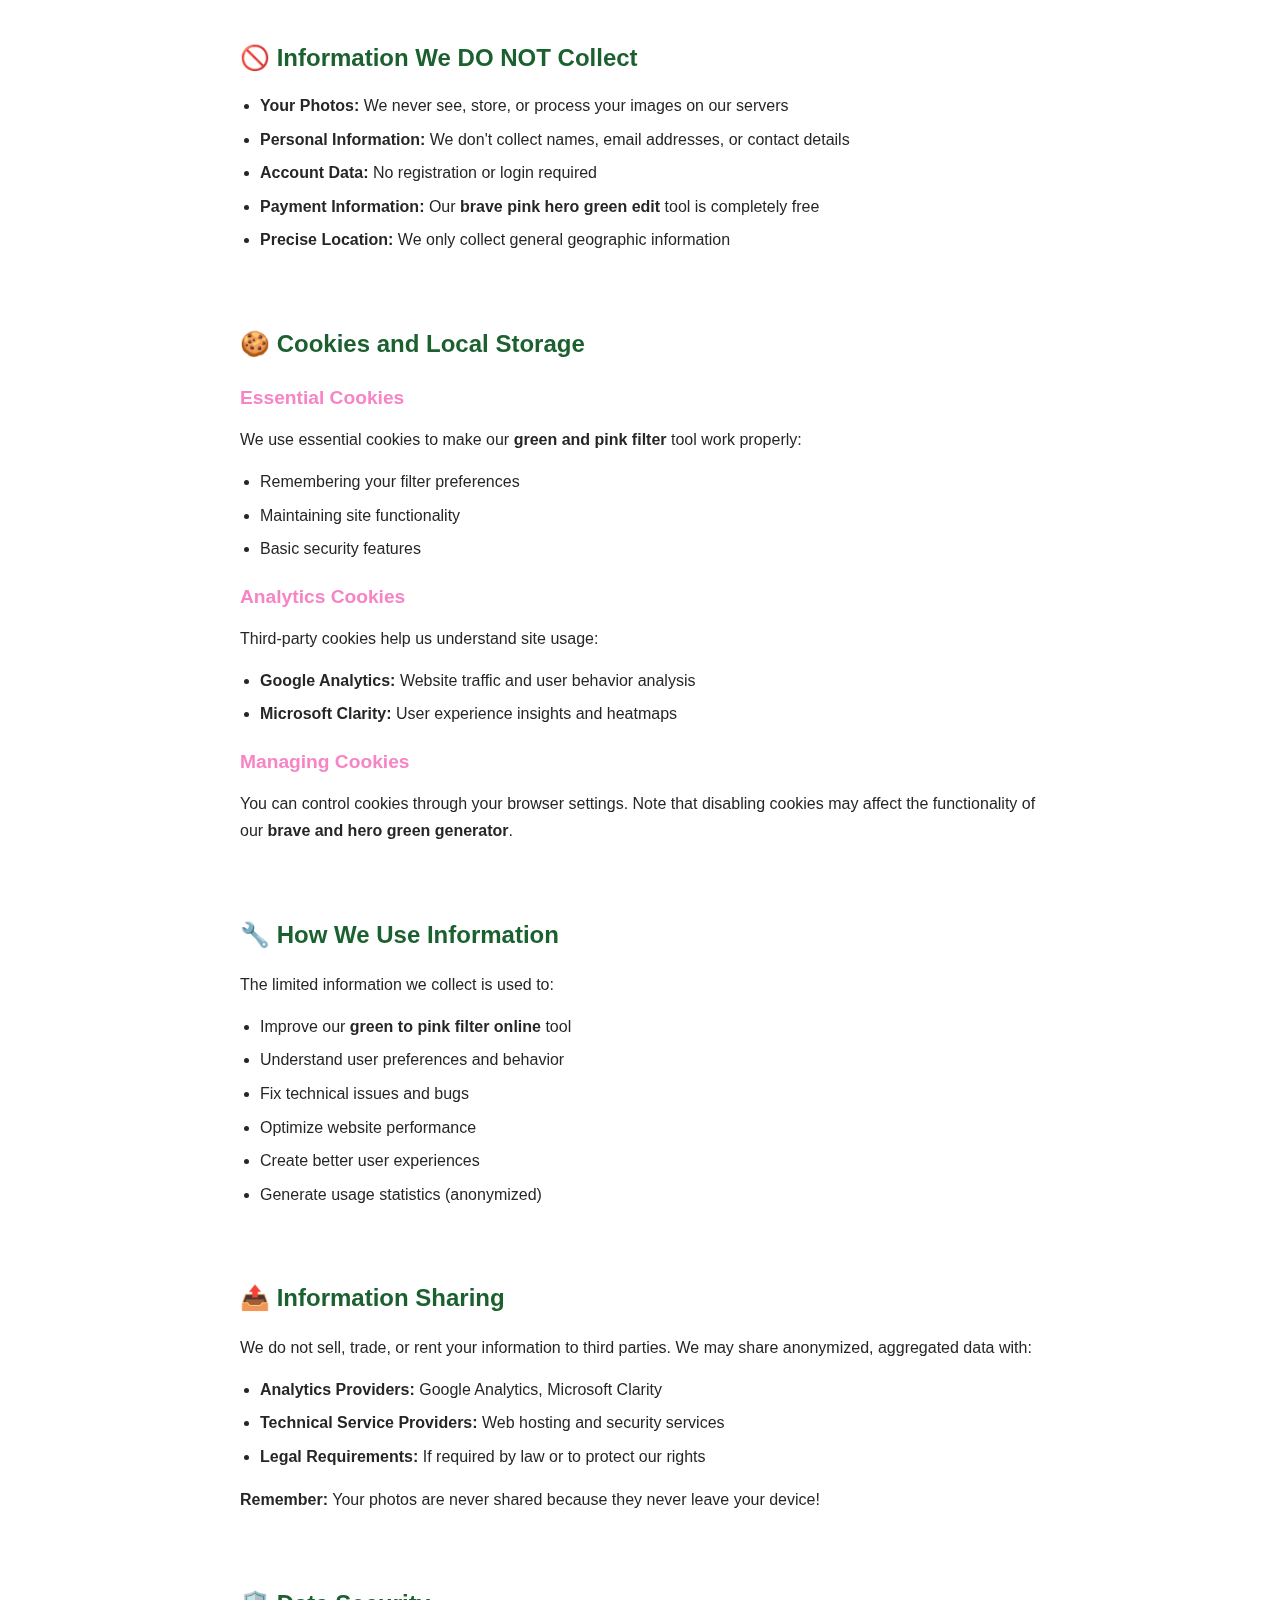
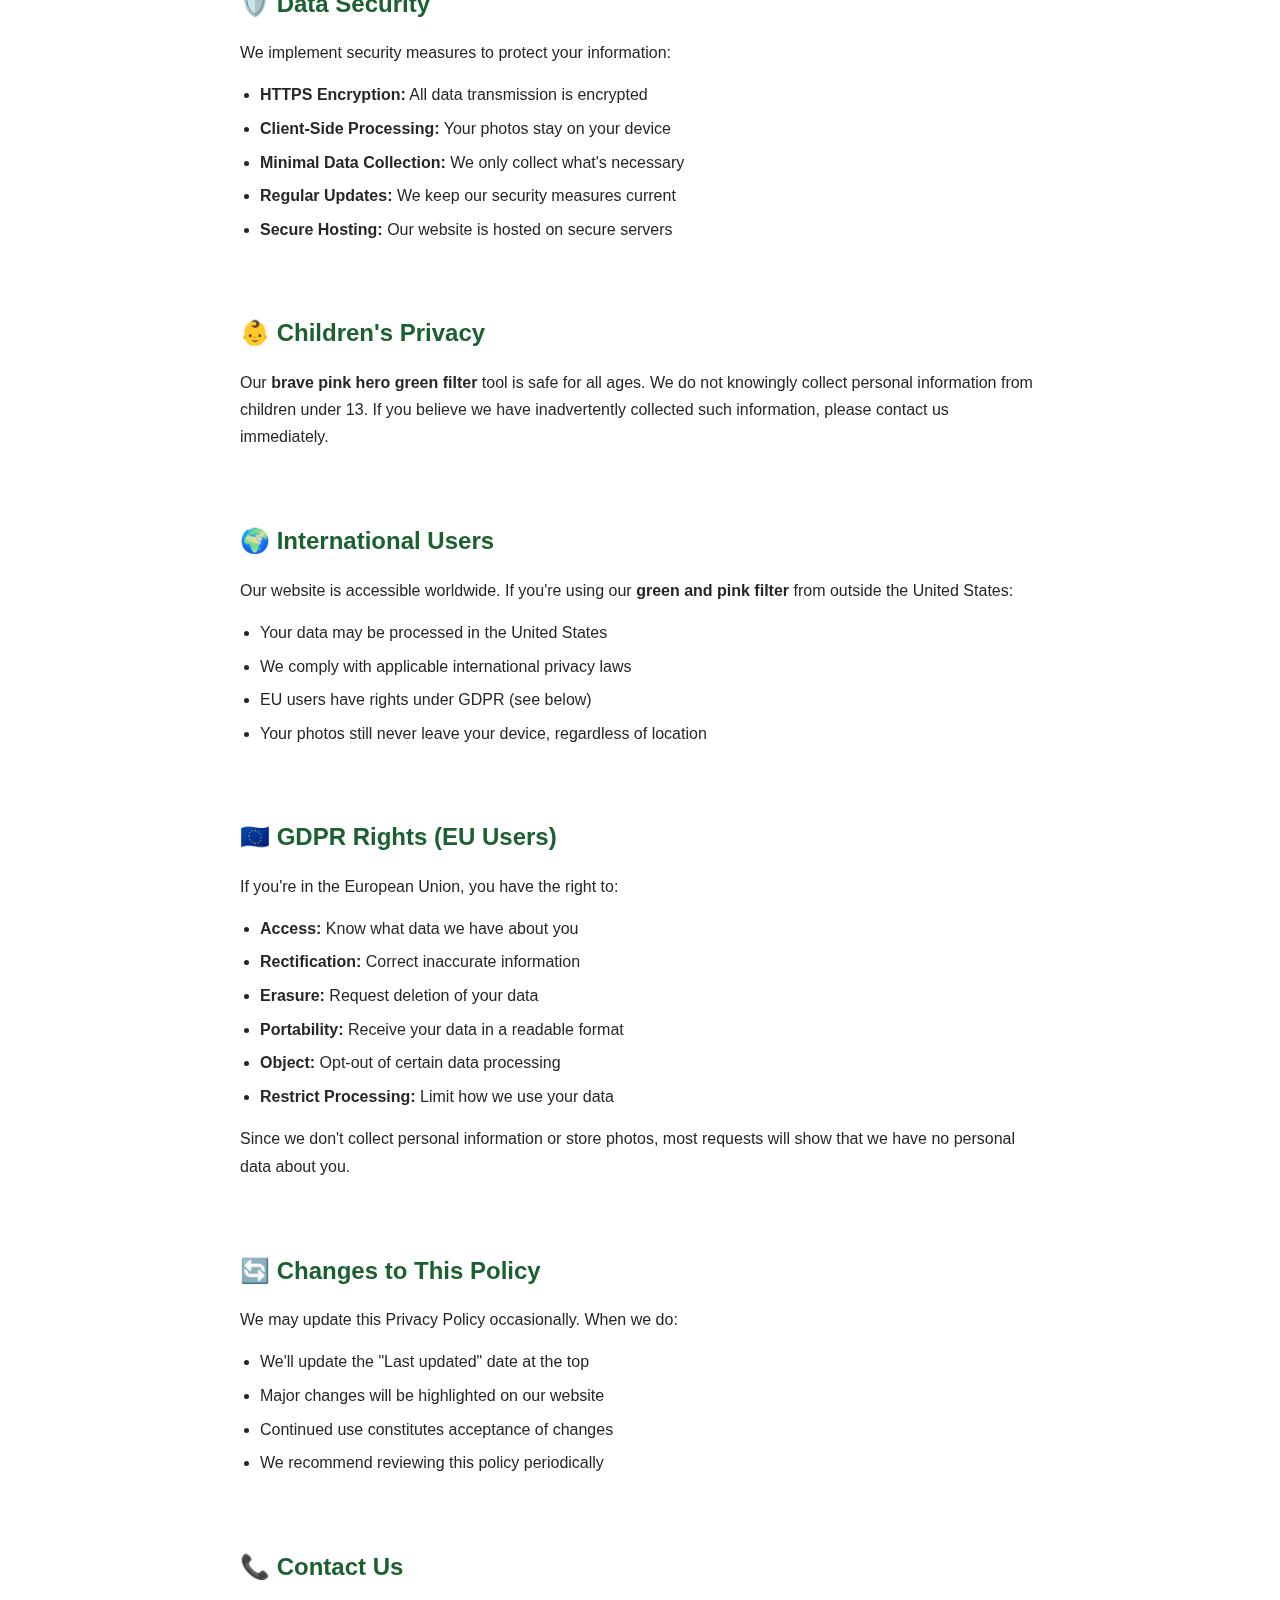
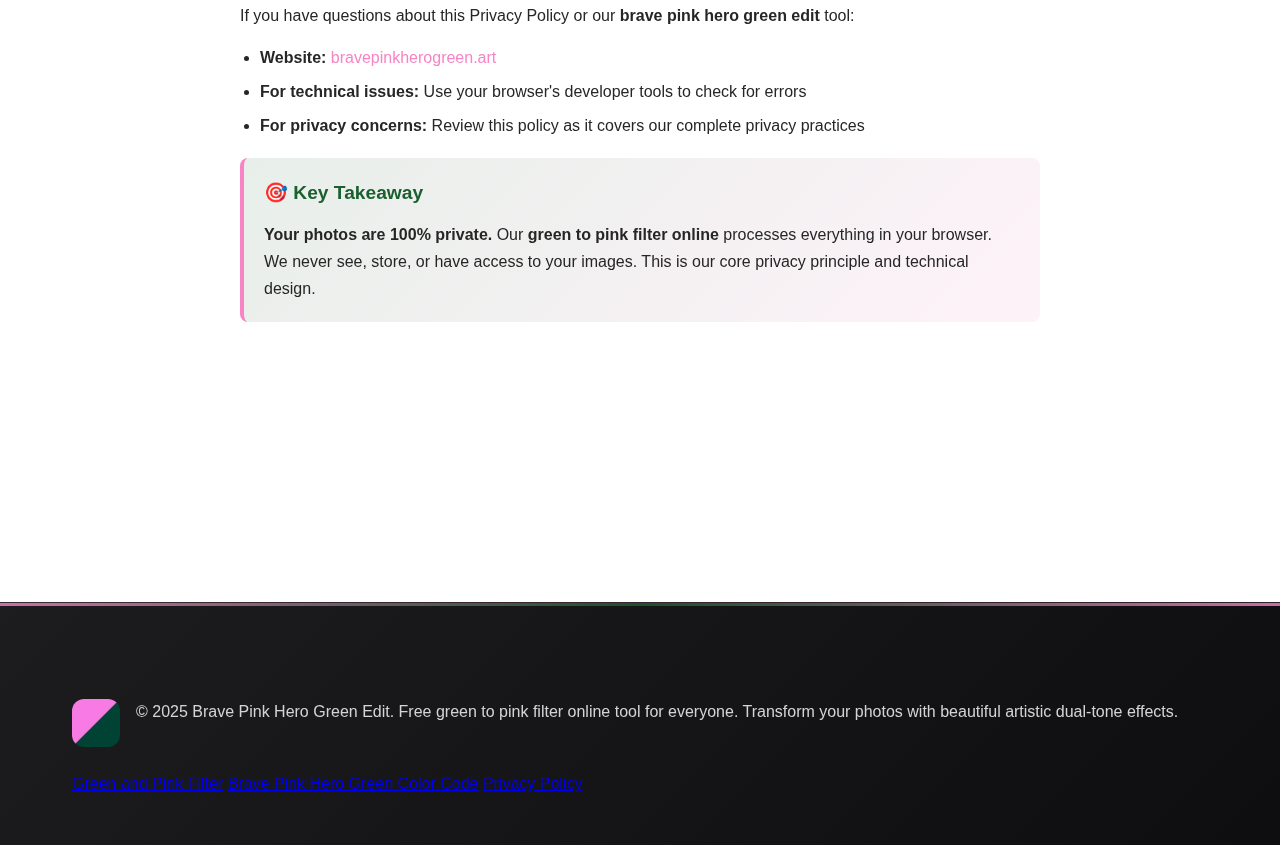
<file: privacy-policy.html>
<!DOCTYPE html>
<html lang="en">

<head>
    <!-- Google tag (gtag.js) -->
    <script async src="https://www.googletagmanager.com/gtag/js?id=G-HFXVVRNKQY"></script>
    <script>
      window.dataLayer = window.dataLayer || [];
      function gtag(){dataLayer.push(arguments);}
      gtag('js', new Date());

      gtag('config', 'G-HFXVVRNKQY');
    </script>
    
    <!-- Microsoft Clarity -->
    <script type="text/javascript">
        (function(c,l,a,r,i,t,y){
            c[a]=c[a]||function(){(c[a].q=c[a].q||[]).push(arguments)};
            t=l.createElement(r);t.async=1;t.src="https://www.clarity.ms/tag/"+i;
            y=l.getElementsByTagName(r)[0];y.parentNode.insertBefore(t,y);
        })(window, document, "clarity", "script", "t6eshopct8");
    </script>
    
    <meta charset="UTF-8">
    <meta name="viewport" content="width=device-width, initial-scale=1.0">
    
    <!-- SEO Meta Tags -->
    <meta name="description" content="Privacy Policy for Brave Pink Hero Green Edit. Learn how we protect your photos and personal data with our client-side processing approach.">
    <meta name="keywords" content="brave pink hero green privacy policy, photo privacy, client-side processing, data protection, green and pink filter privacy">
    <meta name="theme-color" content="#f784c5">
    <meta name="robots" content="index, follow">

    <title>Privacy Policy - Brave Pink Hero Green Edit</title>
    
    <!-- Open Graph for Social Sharing -->
    <meta property="og:title" content="Privacy Policy - Brave Pink Hero Green Edit">
    <meta property="og:description" content="Learn how we protect your privacy with client-side photo processing. Your photos never leave your device.">
    <meta property="og:image" content="images/og-image.png">
    <meta property="og:url" content="https://bravepinkherogreen.art/privacy-policy.html">
    <meta property="og:type" content="website">
    
    <!-- Twitter Cards -->
    <meta name="twitter:card" content="summary_large_image">
    <meta name="twitter:title" content="Privacy Policy - Brave Pink Hero Green Edit">
    <meta name="twitter:description" content="Complete privacy protection with client-side photo processing.">
    <meta name="twitter:image" content="images/og-image.png">
    
    <!-- Canonical URL -->
    <link rel="canonical" href="https://bravepinkherogreen.art/privacy-policy.html">
    
    <!-- Favicon and Icons -->
    <link rel="icon" href="/favicon.ico" sizes="any">
    <link rel="icon" type="image/png" sizes="32x32" href="images/favicon.png">
    <link rel="icon" type="image/png" sizes="192x192" href="icon-192.png">
    <link rel="icon" type="image/png" sizes="512x512" href="icon-512.png">
    <link rel="apple-touch-icon" sizes="180x180" href="icon-192.png">
    <link rel="manifest" href="manifest.json">

    <link rel="preconnect" href="https://fonts.googleapis.com">
    <link rel="preconnect" href="https://fonts.gstatic.com" crossorigin>
    <link
        href="https://fonts.googleapis.com/css2?family=Inter:wght@300;400;500;600;700;800;900&family=Plus+Jakarta+Sans:wght@300;400;500;600;700;800&family=DM+Sans:wght@400;500;600;700&display=swap"
        rel="stylesheet">

    <link rel="stylesheet" href="styles.css">
</head>

<body>

    <nav class="navbar">
        <div class="container">
            <div class="nav-brand">
                <a href="index.html" id="navBrand" class="nav-brand-link">
                    <img src="images/logo.png" alt="Brave Pink Hero Green Logo" class="nav-logo">
                    <span class="brave-pink">Brave Pink</span> <span class="hero-green">Hero Green</span> <span class="brave-pink">Edit</span>
                </a>
            </div>
            <div class="nav-menu" id="navMenu">
                <a href="color-code.html" class="nav-link">Color Code</a>
                <a href="privacy-policy.html" class="nav-link active">Privacy Policy</a>
                <a href="/id/" class="nav-link">Bahasa Indonesia</a>
            </div>
            <div class="nav-toggle" id="navToggle">
                <span></span>
                <span></span>
                <span></span>
            </div>
        </div>
    </nav>

    <header class="header">
        <div class="container">
            <h1 class="logo">
                <span class="brave-pink">Privacy Policy</span>
            </h1>
            <p class="tagline">How we protect your privacy while using our Brave Pink Hero Green Edit tool</p>
        </div>
    </header>

    <main class="main">
        <div class="container">
            <section class="privacy-content">
                <div class="privacy-intro">
                    <p class="privacy-date"><strong>Last updated:</strong> January 2025</p>
                    <p class="privacy-summary">
                        At Brave Pink Hero Green Edit, we take your privacy seriously. This Privacy Policy explains how we collect, use, and protect your information when you use our green and pink filter tool.
                    </p>
                </div>

                <div class="privacy-section">
                    <h2>🔒 Client-Side Processing - Your Photos Never Leave Your Device</h2>
                    <p>
                        Our <strong>brave pink hero green filter</strong> uses 100% client-side processing technology. This means:
                    </p>
                    <ul>
                        <li>All photo editing happens directly in your browser</li>
                        <li>Your photos are never uploaded to our servers</li>
                        <li>Your images never leave your device</li>
                        <li>We cannot see, access, or store your photos</li>
                        <li>All <strong>green and pink filter</strong> processing is completely private</li>
                    </ul>
                </div>

                <div class="privacy-section">
                    <h2>📊 Information We Collect</h2>
                    
                    <h3>Analytics Data</h3>
                    <p>
                        We use Google Analytics and Microsoft Clarity to understand how visitors use our <strong>brave and hero green generator</strong>. This includes:
                    </p>
                    <ul>
                        <li>Page views and time spent on site</li>
                        <li>General location (country/region level)</li>
                        <li>Device and browser information</li>
                        <li>How you navigate through our site</li>
                        <li>Which features of our <strong>green to pink filter online</strong> tool you use</li>
                    </ul>
                    
                    <h3>Technical Information</h3>
                    <p>
                        We automatically collect certain technical information when you visit our site:
                    </p>
                    <ul>
                        <li>IP address (anonymized)</li>
                        <li>Browser type and version</li>
                        <li>Operating system</li>
                        <li>Screen resolution</li>
                        <li>Referral website</li>
                    </ul>
                </div>

                <div class="privacy-section">
                    <h2>🚫 Information We DO NOT Collect</h2>
                    <ul>
                        <li><strong>Your Photos:</strong> We never see, store, or process your images on our servers</li>
                        <li><strong>Personal Information:</strong> We don't collect names, email addresses, or contact details</li>
                        <li><strong>Account Data:</strong> No registration or login required</li>
                        <li><strong>Payment Information:</strong> Our <strong>brave pink hero green edit</strong> tool is completely free</li>
                        <li><strong>Precise Location:</strong> We only collect general geographic information</li>
                    </ul>
                </div>

                <div class="privacy-section">
                    <h2>🍪 Cookies and Local Storage</h2>
                    
                    <h3>Essential Cookies</h3>
                    <p>
                        We use essential cookies to make our <strong>green and pink filter</strong> tool work properly:
                    </p>
                    <ul>
                        <li>Remembering your filter preferences</li>
                        <li>Maintaining site functionality</li>
                        <li>Basic security features</li>
                    </ul>
                    
                    <h3>Analytics Cookies</h3>
                    <p>
                        Third-party cookies help us understand site usage:
                    </p>
                    <ul>
                        <li><strong>Google Analytics:</strong> Website traffic and user behavior analysis</li>
                        <li><strong>Microsoft Clarity:</strong> User experience insights and heatmaps</li>
                    </ul>
                    
                    <h3>Managing Cookies</h3>
                    <p>
                        You can control cookies through your browser settings. Note that disabling cookies may affect the functionality of our <strong>brave and hero green generator</strong>.
                    </p>
                </div>

                <div class="privacy-section">
                    <h2>🔧 How We Use Information</h2>
                    <p>
                        The limited information we collect is used to:
                    </p>
                    <ul>
                        <li>Improve our <strong>green to pink filter online</strong> tool</li>
                        <li>Understand user preferences and behavior</li>
                        <li>Fix technical issues and bugs</li>
                        <li>Optimize website performance</li>
                        <li>Create better user experiences</li>
                        <li>Generate usage statistics (anonymized)</li>
                    </ul>
                </div>

                <div class="privacy-section">
                    <h2>📤 Information Sharing</h2>
                    <p>
                        We do not sell, trade, or rent your information to third parties. We may share anonymized, aggregated data with:
                    </p>
                    <ul>
                        <li><strong>Analytics Providers:</strong> Google Analytics, Microsoft Clarity</li>
                        <li><strong>Technical Service Providers:</strong> Web hosting and security services</li>
                        <li><strong>Legal Requirements:</strong> If required by law or to protect our rights</li>
                    </ul>
                    <p>
                        <strong>Remember:</strong> Your photos are never shared because they never leave your device!
                    </p>
                </div>

                <div class="privacy-section">
                    <h2>🛡️ Data Security</h2>
                    <p>
                        We implement security measures to protect your information:
                    </p>
                    <ul>
                        <li><strong>HTTPS Encryption:</strong> All data transmission is encrypted</li>
                        <li><strong>Client-Side Processing:</strong> Your photos stay on your device</li>
                        <li><strong>Minimal Data Collection:</strong> We only collect what's necessary</li>
                        <li><strong>Regular Updates:</strong> We keep our security measures current</li>
                        <li><strong>Secure Hosting:</strong> Our website is hosted on secure servers</li>
                    </ul>
                </div>

                <div class="privacy-section">
                    <h2>👶 Children's Privacy</h2>
                    <p>
                        Our <strong>brave pink hero green filter</strong> tool is safe for all ages. We do not knowingly collect personal information from children under 13. If you believe we have inadvertently collected such information, please contact us immediately.
                    </p>
                </div>

                <div class="privacy-section">
                    <h2>🌍 International Users</h2>
                    <p>
                        Our website is accessible worldwide. If you're using our <strong>green and pink filter</strong> from outside the United States:
                    </p>
                    <ul>
                        <li>Your data may be processed in the United States</li>
                        <li>We comply with applicable international privacy laws</li>
                        <li>EU users have rights under GDPR (see below)</li>
                        <li>Your photos still never leave your device, regardless of location</li>
                    </ul>
                </div>

                <div class="privacy-section">
                    <h2>🇪🇺 GDPR Rights (EU Users)</h2>
                    <p>
                        If you're in the European Union, you have the right to:
                    </p>
                    <ul>
                        <li><strong>Access:</strong> Know what data we have about you</li>
                        <li><strong>Rectification:</strong> Correct inaccurate information</li>
                        <li><strong>Erasure:</strong> Request deletion of your data</li>
                        <li><strong>Portability:</strong> Receive your data in a readable format</li>
                        <li><strong>Object:</strong> Opt-out of certain data processing</li>
                        <li><strong>Restrict Processing:</strong> Limit how we use your data</li>
                    </ul>
                    <p>
                        Since we don't collect personal information or store photos, most requests will show that we have no personal data about you.
                    </p>
                </div>

                <div class="privacy-section">
                    <h2>🔄 Changes to This Policy</h2>
                    <p>
                        We may update this Privacy Policy occasionally. When we do:
                    </p>
                    <ul>
                        <li>We'll update the "Last updated" date at the top</li>
                        <li>Major changes will be highlighted on our website</li>
                        <li>Continued use constitutes acceptance of changes</li>
                        <li>We recommend reviewing this policy periodically</li>
                    </ul>
                </div>

                <div class="privacy-section">
                    <h2>📞 Contact Us</h2>
                    <p>
                        If you have questions about this Privacy Policy or our <strong>brave pink hero green edit</strong> tool:
                    </p>
                    <ul>
                        <li><strong>Website:</strong> <a href="https://bravepinkherogreen.art">bravepinkherogreen.art</a></li>
                        <li><strong>For technical issues:</strong> Use your browser's developer tools to check for errors</li>
                        <li><strong>For privacy concerns:</strong> Review this policy as it covers our complete privacy practices</li>
                    </ul>
                    
                    <div class="privacy-highlight">
                        <h3>🎯 Key Takeaway</h3>
                        <p>
                            <strong>Your photos are 100% private.</strong> Our <strong>green to pink filter online</strong> processes everything in your browser. We never see, store, or have access to your images. This is our core privacy principle and technical design.
                        </p>
                    </div>
                </div>
            </section>
        </div>
    </main>

    <footer class="footer">
        <div class="container">
            <div class="footer-brand">
                <img src="images/logo.png" alt="Brave Pink Hero Green Logo" class="footer-logo">
                <p>&copy; 2025 Brave Pink Hero Green Edit. Free green to pink filter online tool for everyone. Transform your photos with beautiful artistic dual-tone effects.</p>
            </div>
            <div class="footer-links">
                <a href="index.html">Green and Pink Filter</a>
                <a href="color-code.html">Brave Pink Hero Green Color Code</a>
                <a href="privacy-policy.html">Privacy Policy</a>
            </div>
        </div>
    </footer>

    <script src="script.js"></script>
</body>

</html>
</file>
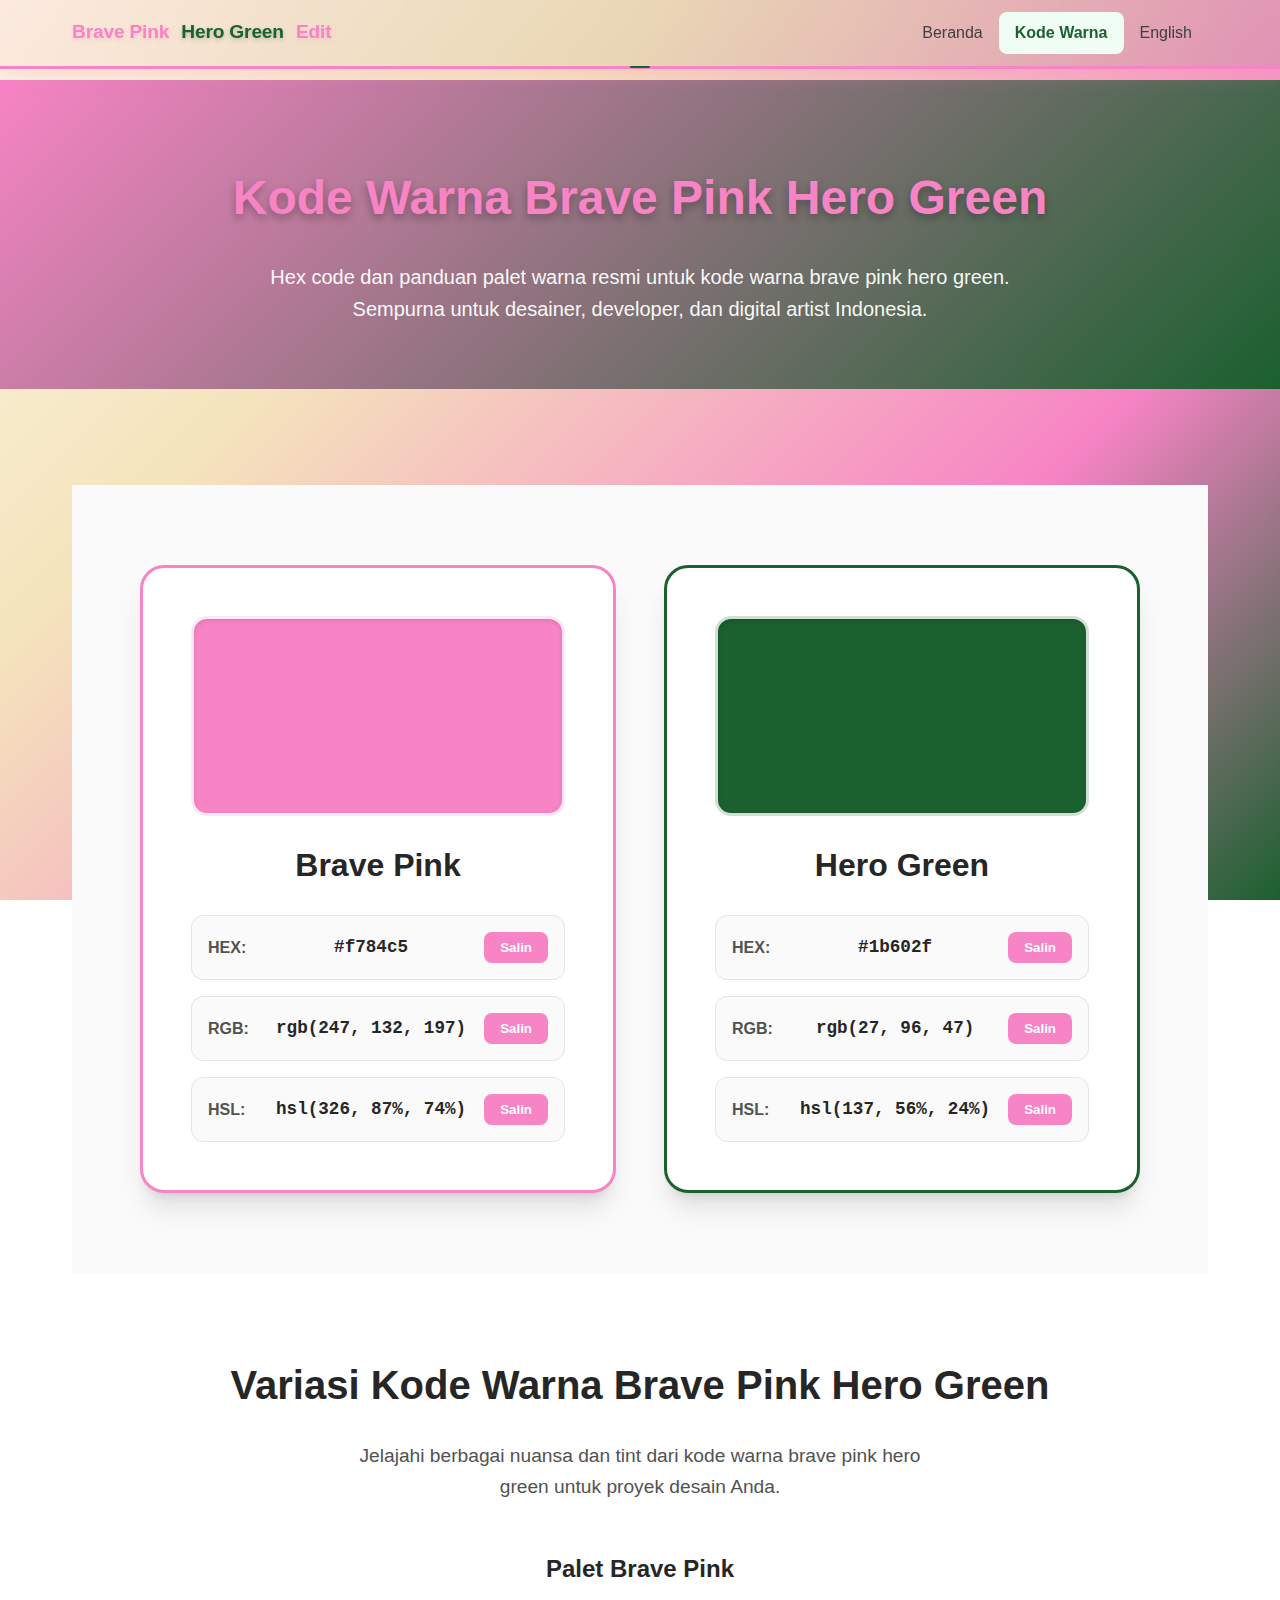
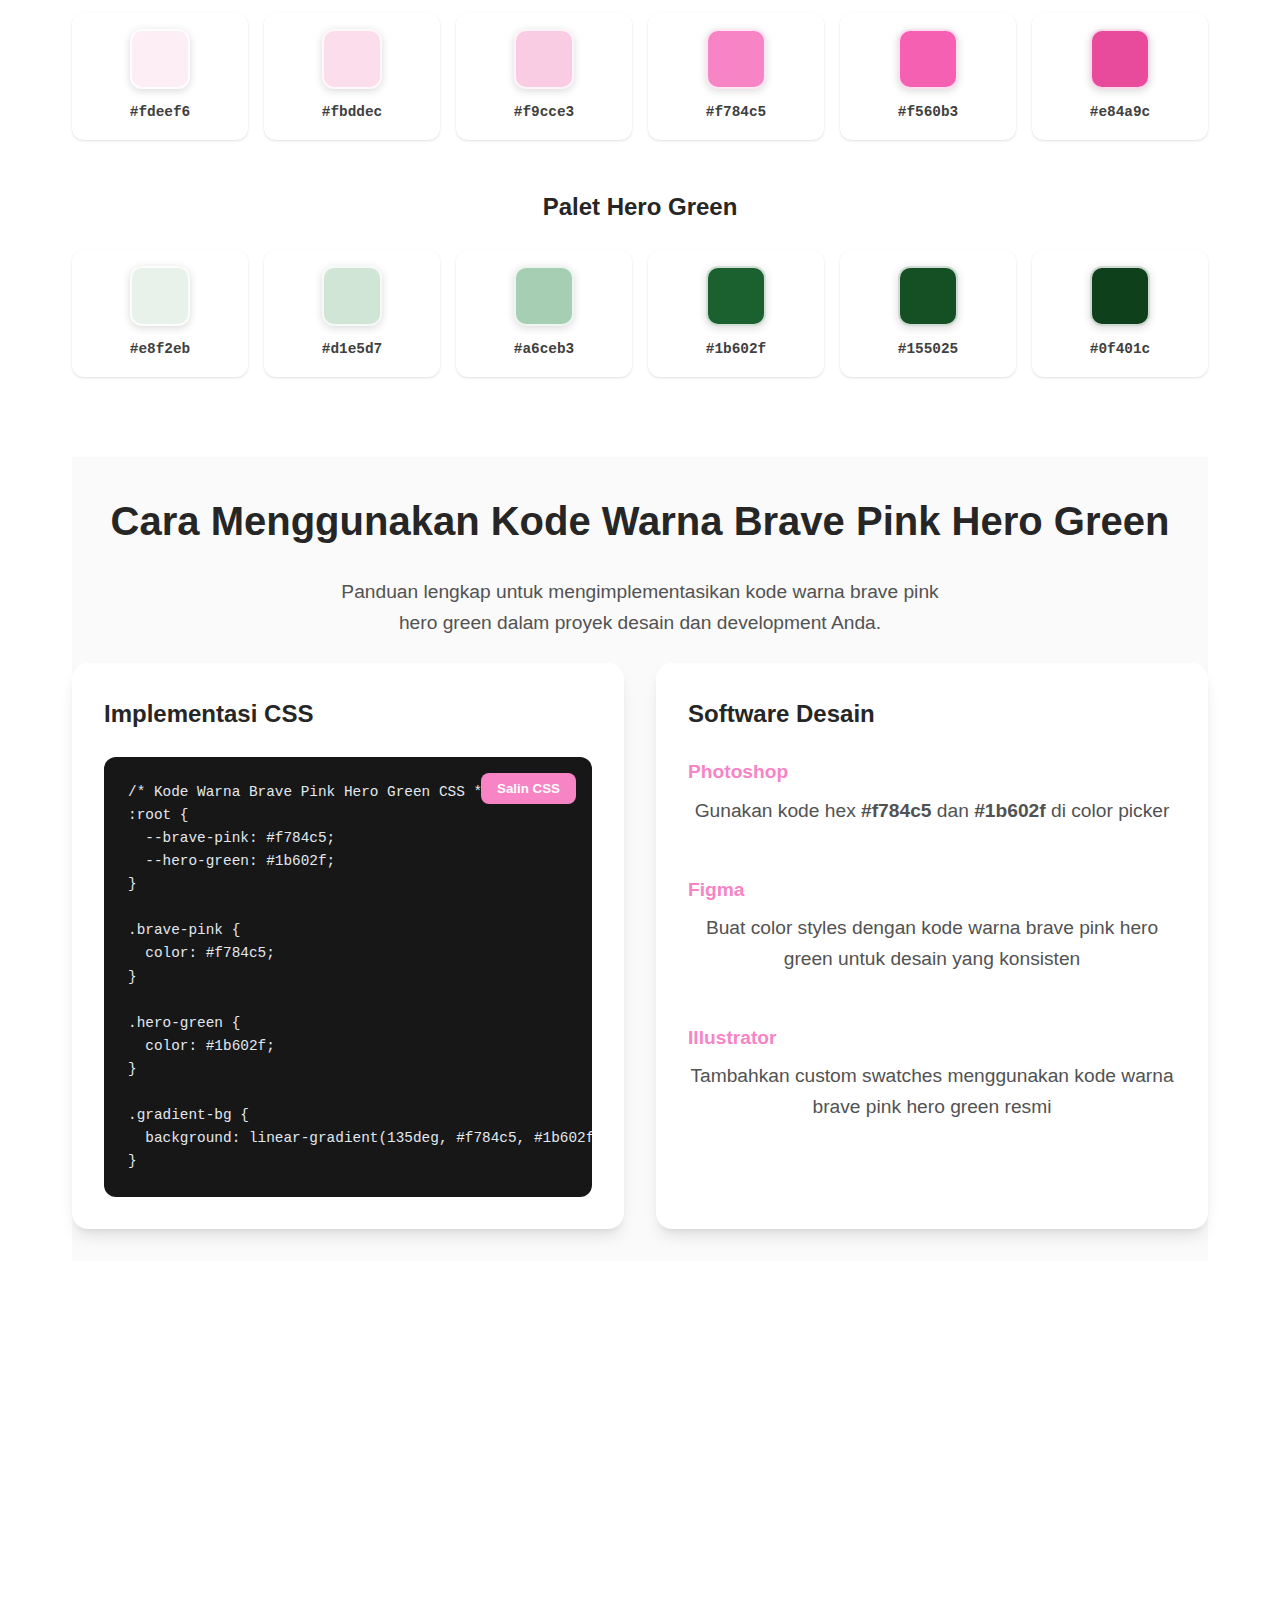
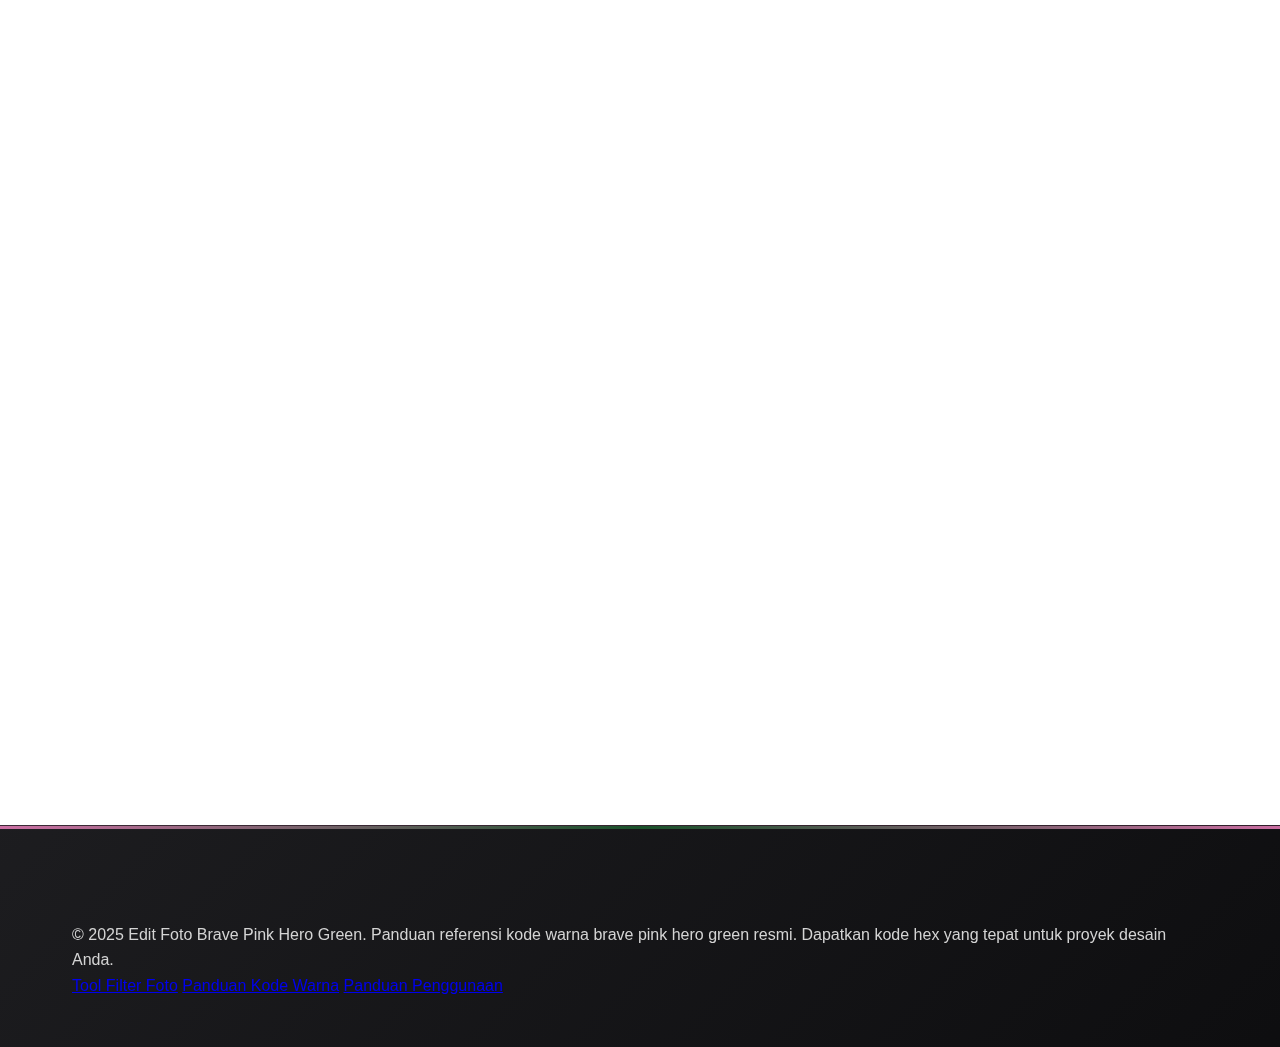
<file: id/color-code.html>
<!DOCTYPE html>
<html lang="id">

<head>
    <!-- Google tag (gtag.js) -->
    <script async src="https://www.googletagmanager.com/gtag/js?id=G-HFXVVRNKQY"></script>
    <script>
      window.dataLayer = window.dataLayer || [];
      function gtag(){dataLayer.push(arguments);}
      gtag('js', new Date());
      gtag('config', 'G-HFXVVRNKQY');
    </script>
    
    <!-- Microsoft Clarity -->
    <script type="text/javascript">
        (function(c,l,a,r,i,t,y){
            c[a]=c[a]||function(){(c[a].q=c[a].q||[]).push(arguments)};
            t=l.createElement(r);t.async=1;t.src="https://www.clarity.ms/tag/"+i;
            y=l.getElementsByTagName(r)[0];y.parentNode.insertBefore(t,y);
        })(window, document, "clarity", "script", "t6eshopct8");
    </script>
    
    <meta charset="UTF-8">
    <meta name="viewport" content="width=device-width, initial-scale=1.0">
    
    <!-- SEO Meta Tags Indonesian -->
    <meta name="description" content="Kode warna Brave Pink Hero Green lengkap. Dapatkan kode hex #f784c5 dan #1b602f untuk kode warna brave pink hero green. Palet warna untuk desainer Indonesia.">
    <meta name="keywords" content="kode warna brave pink hero green, #f784c5, #1b602f, kode warna brave pink, kode warna hero green, hex code brave pink hero green, palet warna, warna desain">
    <meta name="theme-color" content="#f784c5">

    <title>Kode Warna Brave Pink Hero Green - Hex Code untuk Desainer</title>
    
    <!-- Open Graph for Social Sharing Indonesian -->
    <meta property="og:title" content="Kode Warna Brave Pink Hero Green - Panduan Warna Resmi">
    <meta property="og:description" content="Dapatkan kode warna brave pink hero green resmi. Hex code #f784c5 dan #1b602f untuk pencocokan warna sempurna dalam desain Anda.">
    <meta property="og:image" content="/images/color-code-og.png">
    <meta property="og:url" content="https://bravepinkherogreen.art/id/color-code.html">
    <meta property="og:type" content="website">
    
    <!-- Twitter Cards Indonesian -->
    <meta name="twitter:card" content="summary_large_image">
    <meta name="twitter:title" content="Panduan Kode Warna Brave Pink Hero Green">
    <meta name="twitter:description" content="Referensi kode warna brave pink hero green resmi. Hex code #f784c5 dan #1b602f untuk desainer.">
    <meta name="twitter:image" content="/images/color-code-og.png">
    
    <!-- Canonical URL -->
    <link rel="canonical" href="https://bravepinkherogreen.art/id/color-code.html">
    <link rel="alternate" hreflang="en" href="https://bravepinkherogreen.art/color-code.html">
    <link rel="alternate" hreflang="id" href="https://bravepinkherogreen.art/id/color-code.html">
    
    <!-- Structured Data Indonesian -->
    <script type="application/ld+json">
    {
        "@context": "https://schema.org",
        "@type": "WebPage",
        "name": "Kode Warna Brave Pink Hero Green",
        "description": "Panduan kode warna brave pink hero green resmi dengan hex code #f784c5 dan #1b602f",
        "url": "https://bravepinkherogreen.art/id/color-code.html",
        "inLanguage": "id",
        "mainEntity": {
            "@type": "CreativeWork",
            "@id": "#brave-pink-hero-green-colors",
            "name": "Palet Warna Brave Pink Hero Green",
            "description": "Palet warna dengan brave pink #f784c5 dan hero green #1b602f",
            "creator": {
                "@type": "Organization",
                "name": "Edit Foto Brave Pink Hero Green"
            }
        }
    }
    </script>

    <link rel="manifest" href="../manifest.json">
    <link rel="icon" type="image/png" sizes="192x192" href="../icon-192.png">
    <link rel="apple-touch-icon" href="../icon-192.png">

    <link rel="preconnect" href="https://fonts.googleapis.com">
    <link rel="preconnect" href="https://fonts.gstatic.com" crossorigin>
    <link href="https://fonts.googleapis.com/css2?family=Inter:wght@300;400;500;600;700;800;900&family=Plus+Jakarta+Sans:wght@300;400;500;600;700;800&family=DM+Sans:wght@400;500;600;700&display=swap" rel="stylesheet">

    <link rel="stylesheet" href="../styles.css">
</head>

<body>

    <nav class="navbar">
        <div class="container">
            <div class="nav-brand">
                <a href="/id/" id="navBrand" class="nav-brand-link">
                    <span class="brave-pink">Brave Pink</span> <span class="hero-green">Hero Green</span> <span class="brave-pink">Edit</span>
                </a>
            </div>
            <div class="nav-menu" id="navMenu">
                <a href="/id/" class="nav-link">Beranda</a>
                <a href="color-code.html" class="nav-link active">Kode Warna</a>
                <a href="/" class="nav-link">English</a>
            </div>
            <div class="nav-toggle" id="navToggle">
                <span></span>
                <span></span>
                <span></span>
            </div>
        </div>
    </nav>

    <header class="color-code-header">
        <div class="container">
            <h1 class="color-code-title">
                <span class="brave-pink">Kode Warna Brave Pink Hero Green</span>
            </h1>
            <p class="color-code-subtitle">Hex code dan panduan palet warna resmi untuk kode warna brave pink hero green. Sempurna untuk desainer, developer, dan digital artist Indonesia.</p>
        </div>
    </header>

    <main class="main">
        <div class="container">
            
            <!-- Main Color Code Section -->
            <section class="color-showcase-section">
                <div class="color-showcase-grid">
                    <div class="color-card primary-pink">
                        <div class="color-swatch-large" style="background-color: #f784c5;"></div>
                        <div class="color-info">
                            <h2>Brave Pink</h2>
                            <div class="color-codes-list">
                                <div class="color-code-item">
                                    <span class="code-label">HEX:</span>
                                    <span class="code-value" id="pinkHex">#f784c5</span>
                                    <button class="copy-btn" onclick="copyToClipboard('pinkHex')">Salin</button>
                                </div>
                                <div class="color-code-item">
                                    <span class="code-label">RGB:</span>
                                    <span class="code-value" id="pinkRgb">rgb(247, 132, 197)</span>
                                    <button class="copy-btn" onclick="copyToClipboard('pinkRgb')">Salin</button>
                                </div>
                                <div class="color-code-item">
                                    <span class="code-label">HSL:</span>
                                    <span class="code-value" id="pinkHsl">hsl(326, 87%, 74%)</span>
                                    <button class="copy-btn" onclick="copyToClipboard('pinkHsl')">Salin</button>
                                </div>
                            </div>
                        </div>
                    </div>

                    <div class="color-card primary-green">
                        <div class="color-swatch-large" style="background-color: #1b602f;"></div>
                        <div class="color-info">
                            <h2>Hero Green</h2>
                            <div class="color-codes-list">
                                <div class="color-code-item">
                                    <span class="code-label">HEX:</span>
                                    <span class="code-value" id="greenHex">#1b602f</span>
                                    <button class="copy-btn" onclick="copyToClipboard('greenHex')">Salin</button>
                                </div>
                                <div class="color-code-item">
                                    <span class="code-label">RGB:</span>
                                    <span class="code-value" id="greenRgb">rgb(27, 96, 47)</span>
                                    <button class="copy-btn" onclick="copyToClipboard('greenRgb')">Salin</button>
                                </div>
                                <div class="color-code-item">
                                    <span class="code-label">HSL:</span>
                                    <span class="code-value" id="greenHsl">hsl(137, 56%, 24%)</span>
                                    <button class="copy-btn" onclick="copyToClipboard('greenHsl')">Salin</button>
                                </div>
                            </div>
                        </div>
                    </div>
                </div>
            </section>

            <!-- Color Palette Variations -->
            <section class="palette-section">
                <h2>Variasi Kode Warna Brave Pink Hero Green</h2>
                <p>Jelajahi berbagai nuansa dan tint dari kode warna brave pink hero green untuk proyek desain Anda.</p>
                
                <div class="palette-grid">
                    <div class="palette-row">
                        <h3>Palet Brave Pink</h3>
                        <div class="color-swatches">
                            <div class="color-swatch-item">
                                <div class="color-swatch" style="background-color: #fdeef6;"></div>
                                <span>#fdeef6</span>
                            </div>
                            <div class="color-swatch-item">
                                <div class="color-swatch" style="background-color: #fbddec;"></div>
                                <span>#fbddec</span>
                            </div>
                            <div class="color-swatch-item">
                                <div class="color-swatch" style="background-color: #f9cce3;"></div>
                                <span>#f9cce3</span>
                            </div>
                            <div class="color-swatch-item">
                                <div class="color-swatch" style="background-color: #f784c5;"></div>
                                <span>#f784c5</span>
                            </div>
                            <div class="color-swatch-item">
                                <div class="color-swatch" style="background-color: #f560b3;"></div>
                                <span>#f560b3</span>
                            </div>
                            <div class="color-swatch-item">
                                <div class="color-swatch" style="background-color: #e84a9c;"></div>
                                <span>#e84a9c</span>
                            </div>
                        </div>
                    </div>
                    
                    <div class="palette-row">
                        <h3>Palet Hero Green</h3>
                        <div class="color-swatches">
                            <div class="color-swatch-item">
                                <div class="color-swatch" style="background-color: #e8f2eb;"></div>
                                <span>#e8f2eb</span>
                            </div>
                            <div class="color-swatch-item">
                                <div class="color-swatch" style="background-color: #d1e5d7;"></div>
                                <span>#d1e5d7</span>
                            </div>
                            <div class="color-swatch-item">
                                <div class="color-swatch" style="background-color: #a6ceb3;"></div>
                                <span>#a6ceb3</span>
                            </div>
                            <div class="color-swatch-item">
                                <div class="color-swatch" style="background-color: #1b602f;"></div>
                                <span>#1b602f</span>
                            </div>
                            <div class="color-swatch-item">
                                <div class="color-swatch" style="background-color: #155025;"></div>
                                <span>#155025</span>
                            </div>
                            <div class="color-swatch-item">
                                <div class="color-swatch" style="background-color: #0f401c;"></div>
                                <span>#0f401c</span>
                            </div>
                        </div>
                    </div>
                </div>
            </section>

            <!-- Usage Guide Section -->
            <section class="usage-section">
                <h2>Cara Menggunakan Kode Warna Brave Pink Hero Green</h2>
                <p>Panduan lengkap untuk mengimplementasikan kode warna brave pink hero green dalam proyek desain dan development Anda.</p>
                
                <div class="usage-grid">
                    <div class="usage-card">
                        <h3>Implementasi CSS</h3>
                        <div class="code-block">
                            <pre><code>/* Kode Warna Brave Pink Hero Green CSS */
:root {
  --brave-pink: #f784c5;
  --hero-green: #1b602f;
}

.brave-pink {
  color: #f784c5;
}

.hero-green {
  color: #1b602f;
}

.gradient-bg {
  background: linear-gradient(135deg, #f784c5, #1b602f);
}</code></pre>
                            <button class="copy-code-btn" onclick="copyCSSCode()">Salin CSS</button>
                        </div>
                    </div>
                    
                    <div class="usage-card">
                        <h3>Software Desain</h3>
                        <div class="software-list">
                            <div class="software-item">
                                <h4>Photoshop</h4>
                                <p>Gunakan kode hex <strong>#f784c5</strong> dan <strong>#1b602f</strong> di color picker</p>
                            </div>
                            <div class="software-item">
                                <h4>Figma</h4>
                                <p>Buat color styles dengan kode warna brave pink hero green untuk desain yang konsisten</p>
                            </div>
                            <div class="software-item">
                                <h4>Illustrator</h4>
                                <p>Tambahkan custom swatches menggunakan kode warna brave pink hero green resmi</p>
                            </div>
                        </div>
                    </div>
                </div>
            </section>

            <!-- SEO Content Section -->
            <section class="seo-content-section">
                <div class="seo-content">
                    <h2>Referensi Lengkap Kode Warna Brave Pink Hero Green</h2>
                    <p><strong>Kode warna brave pink hero green</strong> telah menjadi kombinasi warna ikonik dalam desain digital modern. Panduan komprehensif kami menyediakan kode hex, nilai RGB, dan koordinat HSL yang tepat untuk pencocokan warna sempurna di proyek apapun.</p>
                    
                    <div class="content-grid">
                        <div class="content-card">
                            <h3>Spesifikasi Warna Resmi</h3>
                            <p><strong>Kode warna brave pink hero green</strong> resmi terdiri dari dua warna utama: Brave Pink (#f784c5) dan Hero Green (#1b602f). Kode hex ini memastikan konsistensi warna sempurna di semua platform dan perangkat.</p>
                        </div>
                        
                        <div class="content-card">
                            <h3>Psikologi Warna</h3>
                            <p><strong>Kode warna brave pink hero green</strong> menggabungkan energi pink dengan stabilitas green, menciptakan pengalaman visual yang seimbang dan dinamis yang menarik perhatian sambil mempertahankan harmoni.</p>
                        </div>
                        
                        <div class="content-card">
                            <h3>Penggunaan Profesional</h3>
                            <p>Desainer di seluruh dunia menggunakan <strong>kode warna brave pink hero green</strong> untuk branding, digital art, dan web design. Warna-warna ini bekerja sempurna untuk menciptakan identitas visual yang berkesan dan antarmuka pengguna yang menarik.</p>
                        </div>
                    </div>
                </div>
            </section>

        </div>
    </main>

    <footer class="footer">
        <div class="container">
            <p>&copy; 2025 Edit Foto Brave Pink Hero Green. Panduan referensi kode warna brave pink hero green resmi. Dapatkan kode hex yang tepat untuk proyek desain Anda.</p>
            <div class="footer-links">
                <a href="/id/">Tool Filter Foto</a>
                <a href="color-code.html">Panduan Kode Warna</a>
                <a href="#usage">Panduan Penggunaan</a>
            </div>
        </div>
    </footer>

    <script>
        function copyToClipboard(elementId) {
            const element = document.getElementById(elementId);
            const text = element.textContent;
            
            navigator.clipboard.writeText(text).then(() => {
                // Show feedback
                const button = element.nextElementSibling;
                const originalText = button.textContent;
                button.textContent = 'Tersalin!';
                button.classList.add('copied');
                
                setTimeout(() => {
                    button.textContent = originalText;
                    button.classList.remove('copied');
                }, 2000);
            });
        }

        function copyCSSCode() {
            const cssCode = `/* Kode Warna Brave Pink Hero Green CSS */
:root {
  --brave-pink: #f784c5;
  --hero-green: #1b602f;
}

.brave-pink {
  color: #f784c5;
}

.hero-green {
  color: #1b602f;
}

.gradient-bg {
  background: linear-gradient(135deg, #f784c5, #1b602f);
}`;
            
            navigator.clipboard.writeText(cssCode).then(() => {
                const button = document.querySelector('.copy-code-btn');
                const originalText = button.textContent;
                button.textContent = 'Tersalin!';
                button.classList.add('copied');
                
                setTimeout(() => {
                    button.textContent = originalText;
                    button.classList.remove('copied');
                }, 2000);
            });
        }
    </script>
</body>

</html>
</file>
<file: styles.css>
/* Modern Professional Design System */
:root {
    /* Retro Color Palette */
    --retro-coral: #ff6b47;
    /* 复古珊瑚红 - 替代粉色 */
    --retro-sage: #8b9556;
    /* 复古鼠尾草绿 - 替代原绿色 */
    --retro-cream: #fdf6e3;
    /* 奶油色 */
    --retro-sand: #f4e4bc;
    /* 沙色 */
    --retro-terracotta: #d2691e;
    /* 赤陶色 */
    --retro-olive: #556b2f;
    /* 橄榄绿 */
    --retro-gold: #daa520;
    /* 复古金色 */
    --retro-brown: #8b4513;
    /* 复古棕色 */

    /* Primary Brand Colors - 保持你的原始主题色 */
    --primary-pink: #f784c5;
    --primary-green: #1b602f;

    /* Retro Neutral Palette - 保持现代中性色 */
    --white: #ffffff;
    --gray-50: #fafafa;
    --gray-100: #f5f5f5;
    --gray-200: #e5e5e5;
    --gray-300: #d4d4d4;
    --gray-400: #a3a3a3;
    --gray-500: #737373;
    --gray-600: #525252;
    --gray-700: #404040;
    --gray-800: #262626;
    --gray-900: #171717;

    /* Brand Accent Colors */
    --pink-50: #fdf2f8;
    --pink-500: #ec4899;
    --green-50: #f0fdf4;
    --green-500: #22c55e;
    --blue-50: #eff6ff;
    --blue-500: #3b82f6;

    /* Typography Scale */
    --font-primary: 'Space Grotesk', -apple-system, BlinkMacSystemFont, 'Segoe UI', sans-serif;
    --font-secondary: 'Crimson Text', Georgia, 'Times New Roman', serif;
    --font-mono: 'JetBrains Mono', 'Fira Code', Consolas, monospace;

    /* Spacing Scale */
    --space-1: 0.25rem;
    --space-2: 0.5rem;
    --space-3: 0.75rem;
    --space-4: 1rem;
    --space-5: 1.25rem;
    --space-6: 1.5rem;
    --space-8: 2rem;
    --space-10: 2.5rem;
    --space-12: 3rem;
    --space-16: 4rem;
    --space-20: 5rem;
    --space-24: 6rem;

    /* Border Radius */
    --radius-sm: 0.375rem;
    --radius-md: 0.5rem;
    --radius-lg: 0.75rem;
    --radius-xl: 1rem;
    --radius-2xl: 1.5rem;
    --radius-full: 9999px;

    /* Shadows */
    --shadow-xs: 0 1px 2px 0 rgb(0 0 0 / 0.05);
    --shadow-sm: 0 1px 3px 0 rgb(0 0 0 / 0.1), 0 1px 2px -1px rgb(0 0 0 / 0.1);
    --shadow-md: 0 4px 6px -1px rgb(0 0 0 / 0.1), 0 2px 4px -2px rgb(0 0 0 / 0.1);
    --shadow-lg: 0 10px 15px -3px rgb(0 0 0 / 0.1), 0 4px 6px -4px rgb(0 0 0 / 0.1);
    --shadow-xl: 0 20px 25px -5px rgb(0 0 0 / 0.1), 0 8px 10px -6px rgb(0 0 0 / 0.1);

    /* Transitions */
    --transition-fast: 150ms ease;
    --transition-normal: 250ms ease;
    --transition-slow: 350ms ease;
}

/* Reset & Base Styles */
*,
*::before,
*::after {
    box-sizing: border-box;
    margin: 0;
    padding: 0;
}

html {
    scroll-behavior: smooth;
    font-size: 16px;
}

body {
    font-family: var(--font-primary);
    font-weight: 400;
    line-height: 1.6;
    color: var(--gray-800);
    background: linear-gradient(135deg, var(--retro-cream) 0%, var(--retro-sand) 30%, var(--primary-pink) 70%, var(--primary-green) 100%);
    background-attachment: fixed;
    min-height: 100vh;
    -webkit-font-smoothing: antialiased;
    -moz-osx-font-smoothing: grayscale;
    position: relative;
}

/* Container */
.container {
    max-width: 1200px;
    margin: 0 auto;
    padding: 0 var(--space-6);
}

/* Navigation */
.navbar {
    background: linear-gradient(135deg, rgba(247, 132, 197, 0.1) 0%, rgba(27, 96, 47, 0.1) 100%);
    backdrop-filter: blur(20px);
    border-bottom: 3px solid var(--primary-pink);
    position: fixed;
    top: 0;
    left: 0;
    right: 0;
    z-index: 100;
    box-shadow: 0 4px 20px rgba(247, 132, 197, 0.3);
    padding: var(--space-3) 0;
}

.navbar .container {
    display: flex;
    align-items: center;
    justify-content: space-between;
}

.nav-brand {
    font-family: var(--font-primary);
    font-size: 1.2rem;
    font-weight: 600;
    letter-spacing: -0.01em;
    white-space: nowrap;
}

.nav-brand-link {
    text-decoration: none;
    color: inherit;
    transition: var(--transition-normal);
    cursor: pointer;
    display: flex;
    align-items: center;
    gap: 12px;
}

.nav-brand-link:hover {
    opacity: 0.8;
    transform: translateY(-1px);
}

.nav-brand .brave-pink {
    color: var(--primary-pink);
    font-weight: 700;
    text-shadow: 0 2px 4px rgba(247, 132, 197, 0.3);
}

.nav-brand .hero-green {
    color: var(--primary-green);
    font-weight: 700;
    text-shadow: 0 2px 4px rgba(27, 96, 47, 0.3);
}

/* Navigation Logo */
.nav-logo {
    width: 28px;
    height: 28px;
    border-radius: var(--radius-sm);
    transition: var(--transition-normal);
    flex-shrink: 0;
}

.nav-brand-link:hover .nav-logo {
    transform: rotate(-5deg) scale(1.05);
    box-shadow: var(--shadow-md);
}

.nav-menu {
    display: flex;
    align-items: center;
}

.color-codes {
    display: flex;
    gap: var(--space-4);
    align-items: center;
}

.color-item {
    display: flex;
    align-items: center;
    gap: var(--space-2);
    background: rgba(255, 255, 255, 0.8);
    padding: var(--space-2) var(--space-3);
    border-radius: var(--radius-md);
    border: 1px solid rgba(0, 0, 0, 0.1);
    backdrop-filter: blur(10px);
}

.color-swatch {
    width: 20px;
    height: 20px;
    border-radius: 50%;
    border: 2px solid rgba(255, 255, 255, 0.8);
    box-shadow: 0 2px 4px rgba(0, 0, 0, 0.2);
}

.color-code {
    font-family: var(--font-mono);
    font-size: 0.75rem;
    font-weight: 600;
    color: var(--gray-700);
    text-transform: uppercase;
}

/* Color Code Page Styles */
.color-code-header {
    background: linear-gradient(135deg, var(--primary-pink) 0%, var(--primary-green) 100%);
    color: white;
    padding: var(--space-20) 0 var(--space-16);
    text-align: center;
    margin-top: 80px;
}

.color-code-title {
    font-size: 3rem;
    font-weight: 800;
    margin-bottom: var(--space-6);
    text-shadow: 0 4px 8px rgba(0, 0, 0, 0.3);
}

.color-code-subtitle {
    font-size: 1.25rem;
    opacity: 0.95;
    max-width: 800px;
    margin: 0 auto;
    line-height: 1.6;
}

.color-showcase-section {
    padding: var(--space-20) 0;
    background: var(--gray-50);
}

.color-showcase-grid {
    display: grid;
    grid-template-columns: repeat(auto-fit, minmax(400px, 1fr));
    gap: var(--space-12);
    max-width: 1000px;
    margin: 0 auto;
}

.color-card {
    background: white;
    border-radius: var(--radius-2xl);
    padding: var(--space-8);
    box-shadow: var(--shadow-xl);
    border: 3px solid transparent;
    transition: var(--transition-normal);
}

.color-card.primary-pink {
    border-color: var(--primary-pink);
}

.color-card.primary-green {
    border-color: var(--primary-green);
}

.color-card:hover {
    transform: translateY(-8px);
    box-shadow: 0 25px 50px rgba(0, 0, 0, 0.15);
}

.color-swatch-large {
    width: 100%;
    height: 200px;
    border-radius: var(--radius-xl);
    margin-bottom: var(--space-6);
    box-shadow: inset 0 2px 4px rgba(0, 0, 0, 0.1);
    border: 3px solid rgba(255, 255, 255, 0.8);
}

.color-info h2 {
    font-size: 2rem;
    font-weight: 700;
    margin-bottom: var(--space-6);
    text-align: center;
}

.color-codes-list {
    display: flex;
    flex-direction: column;
    gap: var(--space-4);
}

.color-code-item {
    display: flex;
    align-items: center;
    justify-content: space-between;
    padding: var(--space-4);
    background: var(--gray-50);
    border-radius: var(--radius-lg);
    border: 1px solid var(--gray-200);
}

.code-label {
    font-weight: 600;
    color: var(--gray-600);
    min-width: 50px;
}

.code-value {
    font-family: var(--font-mono);
    font-weight: 700;
    font-size: 1.1rem;
    color: var(--gray-800);
    flex: 1;
    text-align: center;
}

.copy-btn {
    background: var(--primary-pink);
    color: white;
    border: none;
    padding: var(--space-2) var(--space-4);
    border-radius: var(--radius-md);
    font-weight: 600;
    cursor: pointer;
    transition: var(--transition-fast);
}

.copy-btn:hover {
    background: var(--primary-green);
    transform: translateY(-1px);
}

.copy-btn.copied {
    background: var(--green-500);
}

.palette-section {
    padding: var(--space-20) 0;
}

.palette-section h2 {
    text-align: center;
    font-size: 2.5rem;
    margin-bottom: var(--space-6);
    color: var(--gray-800);
}

.palette-section p {
    text-align: center;
    font-size: 1.2rem;
    color: var(--gray-600);
    margin-bottom: var(--space-12);
    max-width: 600px;
    margin-left: auto;
    margin-right: auto;
}

.palette-grid {
    display: flex;
    flex-direction: column;
    gap: var(--space-12);
}

.palette-row h3 {
    font-size: 1.5rem;
    font-weight: 700;
    margin-bottom: var(--space-6);
    text-align: center;
}

.color-swatches {
    display: grid;
    grid-template-columns: repeat(auto-fit, minmax(120px, 1fr));
    gap: var(--space-4);
}

.color-swatch-item {
    display: flex;
    flex-direction: column;
    align-items: center;
    gap: var(--space-3);
    padding: var(--space-4);
    background: white;
    border-radius: var(--radius-lg);
    box-shadow: var(--shadow-sm);
    transition: var(--transition-fast);
}

.color-swatch-item:hover {
    transform: translateY(-2px);
    box-shadow: var(--shadow-md);
}

.color-swatch-item .color-swatch {
    width: 60px;
    height: 60px;
    border-radius: var(--radius-lg);
    border: 2px solid rgba(255, 255, 255, 0.8);
    box-shadow: 0 2px 8px rgba(0, 0, 0, 0.15);
}

.color-swatch-item span {
    font-family: var(--font-mono);
    font-weight: 600;
    color: var(--gray-700);
    font-size: 0.9rem;
}

.usage-section {
    padding: var(--space-8) 0;
    background: var(--gray-50);
}

.usage-section h2 {
    text-align: center;
    font-size: 2.5rem;
    margin-bottom: var(--space-6);
    color: var(--gray-800);
}

.usage-section p {
    text-align: center;
    font-size: 1.2rem;
    color: var(--gray-600);
    margin-bottom: var(--space-6);
    max-width: 600px;
    margin-left: auto;
    margin-right: auto;
}

.usage-grid {
    display: grid;
    grid-template-columns: repeat(auto-fit, minmax(400px, 1fr));
    gap: var(--space-8);
}

.usage-card {
    background: white;
    border-radius: var(--radius-xl);
    padding: var(--space-8);
    box-shadow: var(--shadow-lg);
}

.usage-card h3 {
    font-size: 1.5rem;
    font-weight: 700;
    margin-bottom: var(--space-6);
    color: var(--gray-800);
}

.code-block {
    position: relative;
    background: var(--gray-900);
    border-radius: var(--radius-lg);
    padding: var(--space-6);
    overflow-x: auto;
}

.code-block pre {
    margin: 0;
    font-family: var(--font-mono);
    font-size: 0.9rem;
    line-height: 1.6;
}

.code-block code {
    color: #e2e8f0;
}

.copy-code-btn {
    position: absolute;
    top: var(--space-4);
    right: var(--space-4);
    background: var(--primary-pink);
    color: white;
    border: none;
    padding: var(--space-2) var(--space-4);
    border-radius: var(--radius-md);
    font-weight: 600;
    cursor: pointer;
    transition: var(--transition-fast);
}

.copy-code-btn:hover {
    background: var(--primary-green);
}

.copy-code-btn.copied {
    background: var(--green-500);
}

.software-list {
    display: flex;
    flex-direction: column;
    gap: var(--space-6);
}

.software-item h4 {
    font-size: 1.2rem;
    font-weight: 600;
    color: var(--primary-pink);
    margin-bottom: var(--space-2);
}

.software-item p {
    color: var(--gray-600);
    line-height: 1.6;
}

.faq-section {
    padding: var(--space-4) 0;
}

.faq-section h2 {
    text-align: center;
    font-size: 2.5rem;
    margin-bottom: var(--space-6);
    color: var(--gray-800);
}

.faq-grid {
    display: grid;
    grid-template-columns: repeat(auto-fit, minmax(300px, 1fr));
    gap: var(--space-8);
}

.faq-item {
    background: white;
    border-radius: var(--radius-xl);
    padding: var(--space-8);
    box-shadow: var(--shadow-md);
    border-left: 4px solid var(--primary-pink);
}

.faq-item h3 {
    font-size: 1.2rem;
    font-weight: 700;
    margin-bottom: var(--space-4);
    color: var(--gray-800);
}

.faq-item p {
    color: var(--gray-600);
    line-height: 1.6;
}

.nav-link {
    text-decoration: none;
    color: var(--gray-700);
    font-weight: 500;
    padding: var(--space-2) var(--space-4);
    border-radius: var(--radius-md);
    transition: var(--transition-fast);
}

.nav-link:hover {
    background: var(--primary-pink);
    color: white;
}

.nav-link.active {
    background: var(--primary-green);
    color: white;
}

.content-card.color-code-cta {
    background: linear-gradient(135deg, var(--primary-pink), var(--primary-green));
    color: white;
    text-align: center;
    padding: var(--space-8);
}

.content-card.color-code-cta h3 {
    color: white;
    margin-bottom: var(--space-4);
}

.content-card.color-code-cta p {
    color: rgba(255, 255, 255, 0.95);
    margin-bottom: var(--space-6);
}

.color-code-btn {
    display: inline-block;
    background: white;
    color: var(--primary-pink);
    padding: var(--space-4) var(--space-8);
    border-radius: var(--radius-lg);
    text-decoration: none;
    font-weight: 700;
    font-size: 1.1rem;
    transition: var(--transition-normal);
    box-shadow: 0 4px 15px rgba(0, 0, 0, 0.2);
}

.color-code-btn:hover {
    transform: translateY(-2px);
    box-shadow: 0 8px 25px rgba(0, 0, 0, 0.3);
    color: var(--primary-green);
}
    gap: var(--space-6);
    list-style: none;
}

.nav-link {
    font-family: var(--font-secondary);
    font-weight: 500;
    font-size: 0.9rem;
    color: var(--gray-700);
    text-decoration: none;
    padding: var(--space-2) var(--space-3);
    border-radius: var(--radius-lg);
    transition: all var(--transition-fast);
    position: relative;
}

.nav-link:hover {
    color: var(--primary-pink);
    background: var(--pink-50);
}

.nav-link.active {
    color: var(--primary-green);
    background: var(--green-50);
    font-weight: 600;
}

.nav-link.active::after {
    content: '';
    position: absolute;
    bottom: -2px;
    left: 50%;
    transform: translateX(-50%);
    width: 20px;
    height: 2px;
    background: var(--primary-green);
    border-radius: 1px;
}

.nav-toggle {
    display: none;
    flex-direction: column;
    cursor: pointer;
    padding: var(--space-2);
}

.nav-toggle span {
    width: 20px;
    height: 2px;
    background: var(--gray-700);
    margin: 2px 0;
    transition: all var(--transition-fast);
    border-radius: 1px;
}

.nav-toggle.active span:nth-child(1) {
    transform: rotate(45deg) translate(4px, 4px);
    background: var(--primary-pink);
}

.nav-toggle.active span:nth-child(2) {
    opacity: 0;
}

.nav-toggle.active span:nth-child(3) {
    transform: rotate(-45deg) translate(4px, -4px);
    background: var(--primary-pink);
}

/* Header */
.header {
    background: rgba(255, 255, 255, 0.9);
    border-bottom: 1px solid rgba(247, 132, 197, 0.2);
    margin-top: 60px;
    /* Space for fixed navbar */
    backdrop-filter: blur(20px);
    box-shadow: 0 8px 32px rgba(0, 0, 0, 0.1);
}

.header .container {
    padding-top: var(--space-10);
    padding-bottom: var(--space-10);
    text-align: center;
    position: relative;
}

.logo {
    font-family: var(--font-primary);
    font-size: 3.5rem;
    font-weight: 700;
    letter-spacing: -0.03em;
    margin-bottom: var(--space-4);
    text-shadow: 0 4px 20px rgba(0, 0, 0, 0.15);
    position: relative;
}

.brave-pink {
    color: var(--primary-pink);
}

.hero-green {
    color: var(--primary-green);
}

.tagline {
    font-family: var(--font-secondary);
    font-size: 1.25rem;
    font-weight: 500;
    color: var(--gray-700);
    max-width: 32rem;
    margin: 0 auto;
    background: rgba(255, 255, 255, 0.95);
    padding: var(--space-4) var(--space-6);
    border-radius: var(--radius-full);
    backdrop-filter: blur(10px);
    box-shadow: 0 4px 20px rgba(0, 0, 0, 0.1);
    border: 1px solid rgba(247, 132, 197, 0.2);
}

/* Main Content */
.main {
    padding: var(--space-20) 0;
    position: relative;
}


/* Upload Section */
.upload-section {
    margin-bottom: var(--space-16);
}

.upload-area {
    background: rgba(255, 255, 255, 0.95);
    border: 3px dashed rgba(247, 132, 197, 0.5);
    border-radius: var(--radius-2xl);
    padding: var(--space-20) var(--space-12);
    text-align: center;
    cursor: pointer;
    transition: all var(--transition-normal);
    position: relative;
    overflow: hidden;
    backdrop-filter: blur(20px);
    box-shadow: 0 20px 40px rgba(59, 35, 21, 0.1);
    margin: var(--space-8) 0;
}

.upload-area:hover {
    border-color: var(--primary-pink);
    background: var(--white);
    transform: translateY(-4px);
    box-shadow: 0 30px 60px rgba(255, 107, 71, 0.3);
}

.upload-area::before {
    content: '';
    position: absolute;
    top: 0;
    left: -100%;
    width: 100%;
    height: 100%;
    background: linear-gradient(90deg, transparent, rgba(247, 132, 197, 0.15), transparent);
    transition: left 0.6s ease;
}

.upload-area:hover::before {
    left: 100%;
}

.upload-icon {
    font-size: 4rem;
    margin-bottom: var(--space-6);
    opacity: 0.8;
    background: linear-gradient(135deg, var(--primary-pink), var(--primary-green));
    -webkit-background-clip: text;
    -webkit-text-fill-color: transparent;
    background-clip: text;
    filter: drop-shadow(0 4px 8px rgba(59, 35, 21, 0.2));
}

.upload-area h2 {
    font-family: var(--font-primary);
    font-size: 1.75rem;
    font-weight: 700;
    color: var(--gray-900);
    margin-bottom: var(--space-2);
}

.upload-area p {
    font-family: var(--font-secondary);
    color: var(--gray-600);
    margin-bottom: var(--space-6);
    font-size: 1.125rem;
}

.upload-formats {
    display: inline-flex;
    align-items: center;
    gap: var(--space-2);
    background: var(--gray-100);
    color: var(--gray-600);
    padding: var(--space-2) var(--space-4);
    border-radius: var(--radius-full);
    font-size: 0.875rem;
    font-weight: 500;
}

.privacy-notice {
    display: flex;
    align-items: center;
    justify-content: center;
    gap: var(--space-3);
    margin-top: var(--space-8);
    padding: var(--space-4) var(--space-6);
    background: var(--sage-50);
    border: 1px solid var(--retro-sage);
    border-radius: var(--radius-xl);
    font-family: var(--font-secondary);
    font-size: 0.875rem;
    font-weight: 500;
    color: var(--retro-olive);
}

.privacy-icon {
    font-size: 1.125rem;
}

/* Controls Section */
.controls-section {
    background: rgba(253, 246, 227, 0.95);
    border-radius: var(--radius-2xl);
    padding: var(--space-10);
    margin-bottom: var(--space-16);
    box-shadow: 0 20px 40px rgba(59, 35, 21, 0.1);
    border: 1px solid rgba(255, 107, 71, 0.2);
    backdrop-filter: blur(20px);
    position: relative;
    overflow: hidden;
}

.controls-section::before {
    content: '';
    position: absolute;
    top: 0;
    left: 0;
    right: 0;
    height: 4px;
    background: linear-gradient(90deg, var(--primary-pink), var(--primary-green));
    border-radius: var(--radius-2xl) var(--radius-2xl) 0 0;
}

.controls-grid {
    display: grid;
    gap: var(--space-8);
    grid-template-columns: repeat(auto-fit, minmax(280px, 1fr));
}

.control-group {
    display: flex;
    flex-direction: column;
    gap: var(--space-3);
}

.control-group label {
    font-family: var(--font-primary);
    font-weight: 600;
    color: var(--gray-700);
    font-size: 0.875rem;
    text-transform: uppercase;
    letter-spacing: 0.05em;
}

/* Slider Styles */
.slider {
    width: 100%;
    height: 6px;
    border-radius: var(--radius-full);
    background: var(--gray-200);
    outline: none;
    appearance: none;
    cursor: pointer;
}

.slider::-webkit-slider-thumb {
    appearance: none;
    width: 20px;
    height: 20px;
    border-radius: 50%;
    background: linear-gradient(135deg, var(--primary-pink), var(--primary-green));
    cursor: pointer;
    box-shadow: var(--shadow-md);
    transition: all var(--transition-fast);
}

.slider::-webkit-slider-thumb:hover {
    transform: scale(1.1);
    box-shadow: var(--shadow-lg);
}

.slider::-moz-range-thumb {
    width: 20px;
    height: 20px;
    border-radius: 50%;
    background: linear-gradient(135deg, var(--primary-pink), var(--primary-green));
    cursor: pointer;
    border: none;
    box-shadow: var(--shadow-md);
}

.slider-value {
    font-family: var(--font-secondary);
    font-weight: 600;
    color: var(--primary-pink);
    font-size: 0.875rem;
}

/* Color Pickers */
.color-pickers {
    display: flex;
    gap: var(--space-4);
}

.color-input {
    display: flex;
    flex-direction: column;
    align-items: center;
    gap: var(--space-2);
}

.color-input input[type="color"] {
    width: 48px;
    height: 48px;
    border: none;
    border-radius: var(--radius-lg);
    cursor: pointer;
    box-shadow: var(--shadow-sm);
    transition: all var(--transition-fast);
}

.color-input input[type="color"]:hover {
    transform: scale(1.05);
    box-shadow: var(--shadow-md);
}

.color-input label {
    font-size: 0.75rem;
    color: var(--gray-600);
    text-transform: none;
    letter-spacing: normal;
}

/* Preset Buttons */
.preset-buttons {
    display: flex;
    gap: var(--space-3);
    flex-wrap: wrap;
}

.preset-btn {
    padding: var(--space-3) var(--space-5);
    border: 1px solid var(--gray-300);
    border-radius: var(--radius-lg);
    background: var(--white);
    color: var(--gray-700);
    font-family: var(--font-secondary);
    font-weight: 500;
    font-size: 0.875rem;
    cursor: pointer;
    transition: all var(--transition-fast);
}

.preset-btn:hover {
    border-color: var(--primary-pink);
    color: var(--primary-pink);
    transform: translateY(-1px);
    box-shadow: var(--shadow-sm);
}

.preset-btn.active {
    border-color: var(--primary-green);
    background: var(--primary-green);
    color: var(--white);
    box-shadow: var(--shadow-md);
}

/* Preview Section */
.preview-section {
    margin-bottom: var(--space-16);
}

.preview-section>* {
    animation: slideInUp 0.6s ease-out;
}

@keyframes slideInUp {
    from {
        opacity: 0;
        transform: translateY(30px);
    }

    to {
        opacity: 1;
        transform: translateY(0);
    }
}

.preview-grid {
    display: grid;
    gap: var(--space-8);
    margin-bottom: var(--space-10);
}

.preview-item {
    background: rgba(255, 255, 255, 0.95);
    border-radius: var(--radius-2xl);
    overflow: hidden;
    box-shadow: 0 15px 35px rgba(0, 0, 0, 0.1);
    border: 1px solid rgba(247, 132, 197, 0.2);
    backdrop-filter: blur(20px);
    transition: all var(--transition-normal);
    position: relative;
}

.preview-item:hover {
    box-shadow: 0 25px 50px rgba(0, 0, 0, 0.15);
    transform: translateY(-8px) scale(1.02);
}

.preview-item::after {
    content: '';
    position: absolute;
    top: 0;
    left: 0;
    right: 0;
    bottom: 0;
    background: linear-gradient(135deg, rgba(247, 132, 197, 0.08), rgba(27, 96, 47, 0.08));
    opacity: 0;
    transition: opacity var(--transition-normal);
    pointer-events: none;
}

.preview-item:hover::after {
    opacity: 1;
}

.preview-item h3 {
    padding: var(--space-5) var(--space-6);
    background: var(--gray-50);
    border-bottom: 1px solid var(--gray-200);
    font-family: var(--font-primary);
    font-weight: 600;
    font-size: 1rem;
    color: var(--gray-800);
    text-align: center;
}

.image-container {
    position: relative;
    padding: var(--space-6);
    min-height: 300px;
    display: flex;
    align-items: center;
    justify-content: center;
    background: var(--gray-50);
}

.image-container img,
.image-container canvas {
    max-width: 100%;
    max-height: 500px;
    border-radius: var(--radius-lg);
    box-shadow: var(--shadow-sm);
    object-fit: contain;
    image-rendering: -webkit-optimize-contrast;
    image-rendering: crisp-edges;
}

/* Loading States */
.loading-overlay {
    position: absolute;
    top: 0;
    left: 0;
    right: 0;
    bottom: 0;
    background: rgba(255, 255, 255, 0.95);
    display: flex;
    flex-direction: column;
    align-items: center;
    justify-content: center;
    gap: var(--space-4);
    backdrop-filter: blur(4px);
    border-radius: var(--radius-2xl);
}

.loading-spinner {
    width: 32px;
    height: 32px;
    border: 3px solid var(--gray-200);
    border-top: 3px solid var(--primary-pink);
    border-radius: 50%;
    animation: spin 1s linear infinite;
}

@keyframes spin {
    0% {
        transform: rotate(0deg);
    }

    100% {
        transform: rotate(360deg);
    }
}

/* Buttons */
.action-buttons {
    display: flex;
    gap: var(--space-4);
    justify-content: center;
    flex-wrap: wrap;
}

.btn {
    display: inline-flex;
    align-items: center;
    gap: var(--space-2);
    padding: var(--space-4) var(--space-6);
    border: none;
    border-radius: var(--radius-xl);
    font-family: var(--font-primary);
    font-weight: 600;
    font-size: 0.875rem;
    text-decoration: none;
    cursor: pointer;
    transition: all var(--transition-fast);
    position: relative;
    overflow: hidden;
}

.btn-primary {
    background: var(--primary-green);
    color: var(--white);
    box-shadow: 0 10px 25px rgba(27, 96, 47, 0.4);
    position: relative;
    overflow: hidden;
}

.btn-primary::before {
    content: '';
    position: absolute;
    top: 0;
    left: -100%;
    width: 100%;
    height: 100%;
    background: linear-gradient(90deg, transparent, rgba(255, 255, 255, 0.2), transparent);
    transition: left 0.6s ease;
}

.btn-primary:hover::before {
    left: 100%;
}

.btn-primary:hover {
    transform: translateY(-3px);
    box-shadow: 0 15px 35px rgba(27, 96, 47, 0.6);
    background: var(--retro-olive);
}

.btn-secondary {
    background: rgba(255, 255, 255, 0.9);
    color: var(--gray-700);
    border: 1px solid rgba(247, 132, 197, 0.3);
    box-shadow: 0 8px 20px rgba(0, 0, 0, 0.1);
    backdrop-filter: blur(10px);
}

.btn-secondary:hover {
    border-color: rgba(247, 132, 197, 0.5);
    background: var(--white);
    transform: translateY(-2px);
    box-shadow: 0 12px 30px rgba(0, 0, 0, 0.15);
}

/* Gallery Section */
.gallery-section {
    margin: var(--space-24) 0;
}

.section-header {
    text-align: center;
    margin-bottom: var(--space-12);
}

.section-header h2 {
    font-family: var(--font-primary);
    font-size: 2.5rem;
    font-weight: 700;
    color: var(--gray-900);
    margin-bottom: var(--space-3);
    background: linear-gradient(135deg, var(--primary-pink), var(--primary-green));
    -webkit-background-clip: text;
    -webkit-text-fill-color: transparent;
    background-clip: text;
}

.section-header p {
    font-family: var(--font-secondary);
    font-size: 1.125rem;
    color: var(--gray-600);
    max-width: 600px;
    margin: 0 auto;
}

.gallery-container {
    position: relative;
    max-width: 900px;
    margin: 0 auto;
    background: rgba(255, 255, 255, 0.95);
    border-radius: var(--radius-2xl);
    overflow: hidden;
    box-shadow: 0 20px 40px rgba(0, 0, 0, 0.1);
    backdrop-filter: blur(20px);
}

.gallery-wrapper {
    position: relative;
    height: 500px;
    overflow: hidden;
}

.gallery-slide {
    position: absolute;
    top: 0;
    left: 0;
    width: 100%;
    height: 100%;
    opacity: 0;
    transform: translateX(100%);
    transition: all 0.6s cubic-bezier(0.4, 0, 0.2, 1);
    display: flex;
    align-items: center;
    justify-content: center;
    background: var(--gray-100);
}

.gallery-slide.active {
    opacity: 1;
    transform: translateX(0);
}

.gallery-slide.prev {
    transform: translateX(-100%);
}

.gallery-slide img {
    width: 100%;
    height: 100%;
    object-fit: cover;
    display: block;
}

.slide-caption {
    position: absolute;
    bottom: 0;
    left: 0;
    right: 0;
    background: linear-gradient(transparent, rgba(0, 0, 0, 0.8));
    color: var(--white);
    padding: var(--space-12) var(--space-6) var(--space-6);
    text-align: center;
}

.slide-caption h3 {
    font-family: var(--font-primary);
    font-size: 1.5rem;
    font-weight: 600;
    margin-bottom: var(--space-2);
}

.slide-caption p {
    font-family: var(--font-secondary);
    font-size: 1rem;
    opacity: 0.9;
    max-width: 400px;
    margin: 0 auto;
}

.gallery-nav {
    position: absolute;
    top: 50%;
    transform: translateY(-50%);
    background: rgba(0, 0, 0, 0.5);
    color: var(--white);
    border: none;
    width: 50px;
    height: 50px;
    border-radius: 50%;
    display: flex;
    align-items: center;
    justify-content: center;
    cursor: pointer;
    transition: all var(--transition-fast);
    z-index: 10;
    backdrop-filter: blur(10px);
}

.gallery-nav:hover {
    background: rgba(0, 0, 0, 0.8);
    transform: translateY(-50%) scale(1.1);
}

.gallery-nav span {
    font-size: 1.5rem;
    font-weight: bold;
}

.gallery-prev {
    left: var(--space-4);
}

.gallery-next {
    right: var(--space-4);
}

.gallery-dots {
    display: flex;
    justify-content: center;
    gap: var(--space-3);
    padding: var(--space-6);
    background: rgba(0, 0, 0, 0.05);
}

.dot {
    width: 12px;
    height: 12px;
    border-radius: 50%;
    border: none;
    background: rgba(0, 0, 0, 0.3);
    cursor: pointer;
    transition: all var(--transition-fast);
}

.dot.active {
    background: var(--primary-pink);
    transform: scale(1.2);
}

.dot:hover {
    background: var(--primary-green);
    transform: scale(1.1);
}

/* Gallery Responsive */
@media (max-width: 768px) {
    .gallery-wrapper {
        height: 400px;
    }
    
    .section-header h2 {
        font-size: 2rem;
    }
    
    .gallery-nav {
        width: 40px;
        height: 40px;
    }
    
    .gallery-nav span {
        font-size: 1.2rem;
    }
    
    .slide-caption {
        padding: var(--space-8) var(--space-4) var(--space-4);
    }
    
    .slide-caption h3 {
        font-size: 1.25rem;
    }
    
    .slide-caption p {
        font-size: 0.9rem;
    }
}

/* Feature Description Section */
.feature-description {
    background: linear-gradient(135deg, rgba(255, 255, 255, 0.98), rgba(253, 246, 227, 0.95));
    border-radius: var(--radius-2xl);
    padding: var(--space-12);
    margin: var(--space-12) 0;
    box-shadow: 0 25px 50px rgba(0, 0, 0, 0.08);
    backdrop-filter: blur(20px);
    border: 1px solid rgba(247, 132, 197, 0.1);
    position: relative;
    overflow: hidden;
}

.feature-description::before {
    content: '';
    position: absolute;
    top: 0;
    left: 0;
    right: 0;
    height: 3px;
    background: linear-gradient(90deg, var(--primary-pink), var(--primary-green));
}

.feature-description h2 {
    font-family: var(--font-primary);
    font-size: 2.5rem;
    font-weight: 700;
    color: var(--gray-900);
    margin-bottom: var(--space-6);
    background: linear-gradient(135deg, var(--primary-pink), var(--primary-green));
    -webkit-background-clip: text;
    -webkit-text-fill-color: transparent;
    background-clip: text;
    text-align: center;
    letter-spacing: -0.02em;
}

.feature-description h3 {
    font-family: var(--font-primary);
    font-size: 1.75rem;
    font-weight: 600;
    color: var(--gray-800);
    margin: var(--space-8) 0 var(--space-5) 0;
    position: relative;
    padding-left: var(--space-6);
}

.feature-description h3::before {
    content: '';
    position: absolute;
    left: 0;
    top: 50%;
    transform: translateY(-50%);
    width: 4px;
    height: 24px;
    background: linear-gradient(135deg, var(--primary-pink), var(--primary-green));
    border-radius: 2px;
}

.feature-description p {
    font-family: var(--font-secondary);
    font-size: 1.2rem;
    line-height: 1.8;
    color: var(--gray-700);
    margin-bottom: var(--space-6);
    text-align: center;
    max-width: 800px;
    margin-left: auto;
    margin-right: auto;
}

.feature-description ul {
    display: grid;
    grid-template-columns: repeat(auto-fit, minmax(300px, 1fr));
    gap: var(--space-4);
    margin: var(--space-8) 0;
    padding: 0;
    list-style: none;
}

.feature-description li {
    background: rgba(255, 255, 255, 0.8);
    font-family: var(--font-secondary);
    font-size: 1rem;
    line-height: 1.6;
    color: var(--gray-700);
    padding: var(--space-5);
    border-radius: var(--radius-xl);
    border-left: 4px solid var(--primary-pink);
    transition: all var(--transition-normal);
    box-shadow: 0 4px 12px rgba(0, 0, 0, 0.05);
}

.feature-description li:hover {
    transform: translateY(-2px);
    box-shadow: 0 8px 25px rgba(247, 132, 197, 0.15);
    border-left-color: var(--primary-green);
}

.feature-description li strong {
    color: var(--gray-900);
    font-weight: 600;
}

/* SEO Content Section */
.seo-content-section {
    margin: var(--space-6) 0 var(--space-4) 0;
}

.seo-content {
    background: linear-gradient(135deg, rgba(255, 255, 255, 0.98), rgba(240, 253, 244, 0.95));
    border-radius: var(--radius-2xl);
    padding: var(--space-8) var(--space-12);
    box-shadow: 0 15px 35px rgba(0, 0, 0, 0.06), 0 5px 15px rgba(0, 0, 0, 0.04);
    backdrop-filter: blur(20px);
    border: 1px solid rgba(27, 96, 47, 0.08);
    position: relative;
    overflow: hidden;
    max-width: 1100px;
    margin: 0 auto;
}

.seo-content::before {
    content: '';
    position: absolute;
    top: 0;
    left: 0;
    right: 0;
    height: 4px;
    background: linear-gradient(90deg, var(--primary-green), var(--primary-pink));
}

.seo-content h2 {
    font-family: var(--font-primary);
    font-size: 2.75rem;
    font-weight: 700;
    color: var(--gray-900);
    margin-bottom: var(--space-4);
    background: linear-gradient(135deg, var(--primary-pink), var(--primary-green));
    -webkit-background-clip: text;
    -webkit-text-fill-color: transparent;
    background-clip: text;
    text-align: center;
    letter-spacing: -0.02em;
    line-height: 1.2;
    position: relative;
    padding-bottom: var(--space-4);
}

.seo-content h2::after {
    content: '';
    position: absolute;
    bottom: 0;
    left: 50%;
    transform: translateX(-50%);
    width: 80px;
    height: 3px;
    background: linear-gradient(90deg, var(--primary-pink), var(--primary-green));
    border-radius: 2px;
}

.seo-content h3 {
    font-family: var(--font-primary);
    font-size: 1.75rem;
    font-weight: 600;
    color: var(--gray-800);
    margin: var(--space-8) 0 var(--space-4) 0;
}

.seo-content > p {
    font-family: var(--font-secondary);
    font-size: 1.25rem;
    line-height: 1.7;
    color: var(--gray-700);
    margin-bottom: var(--space-6);
    text-align: center;
    max-width: 800px;
    margin-left: auto;
    margin-right: auto;
    font-weight: 400;
}

.content-grid {
    display: grid;
    grid-template-columns: repeat(auto-fit, minmax(320px, 1fr));
    gap: var(--space-8);
    margin: var(--space-6) 0;
}

.content-card {
    background: linear-gradient(135deg, rgba(255, 255, 255, 0.98), rgba(253, 246, 227, 0.85));
    border-radius: var(--radius-2xl);
    padding: var(--space-10);
    border: 1px solid rgba(247, 132, 197, 0.15);
    transition: all var(--transition-normal);
    position: relative;
    overflow: hidden;
    box-shadow: 0 8px 25px rgba(0, 0, 0, 0.05);
}

.content-card:nth-child(odd) {
    background: linear-gradient(135deg, rgba(240, 253, 244, 0.95), rgba(255, 255, 255, 0.9));
    border-color: rgba(27, 96, 47, 0.12);
}

.content-card:nth-child(even) {
    background: linear-gradient(135deg, rgba(253, 242, 248, 0.95), rgba(255, 255, 255, 0.9));
    border-color: rgba(247, 132, 197, 0.12);
}

.content-card::before {
    content: '';
    position: absolute;
    top: 0;
    left: 0;
    width: 100%;
    height: 3px;
    background: linear-gradient(90deg, var(--primary-pink), var(--primary-green));
    opacity: 0;
    transition: opacity var(--transition-normal);
}

.content-card:hover {
    transform: translateY(-6px) scale(1.02);
    box-shadow: 0 25px 50px rgba(0, 0, 0, 0.1);
}

.content-card:nth-child(odd):hover {
    border-color: var(--primary-green);
    box-shadow: 0 25px 50px rgba(27, 96, 47, 0.12);
}

.content-card:nth-child(even):hover {
    border-color: var(--primary-pink);
    box-shadow: 0 25px 50px rgba(247, 132, 197, 0.12);
}

.content-card:hover::before {
    opacity: 1;
}

.content-card h3 {
    font-family: var(--font-primary);
    font-size: 1.375rem;
    font-weight: 600;
    color: var(--gray-800);
    margin-bottom: var(--space-4);
    line-height: 1.3;
    position: relative;
    padding-left: var(--space-3);
}

.content-card h3::before {
    content: '';
    position: absolute;
    left: 0;
    top: 2px;
    width: 3px;
    height: 20px;
    background: linear-gradient(135deg, var(--primary-pink), var(--primary-green));
    border-radius: 2px;
}

.content-card p {
    font-family: var(--font-secondary);
    font-size: 1.075rem;
    line-height: 1.7;
    color: var(--gray-700);
    margin: 0;
}

.tutorial-steps {
    background: linear-gradient(135deg, rgba(240, 253, 244, 0.8), rgba(255, 255, 255, 0.95));
    border-radius: var(--radius-xl);
    padding: var(--space-10);
    margin: var(--space-8) 0;
    counter-reset: step-counter;
    border: 1px solid rgba(27, 96, 47, 0.15);
    box-shadow: 0 8px 25px rgba(0, 0, 0, 0.05);
    list-style: none;
}

.tutorial-steps li {
    font-family: var(--font-secondary);
    font-size: 1.125rem;
    line-height: 1.7;
    color: var(--gray-700);
    margin-bottom: var(--space-6);
    padding: var(--space-4) var(--space-6) var(--space-4) var(--space-12);
    position: relative;
    counter-increment: step-counter;
    background: rgba(255, 255, 255, 0.6);
    border-radius: var(--radius-lg);
    border-left: 4px solid var(--primary-green);
    box-shadow: 0 2px 8px rgba(0, 0, 0, 0.04);
    transition: all var(--transition-normal);
}

.tutorial-steps li:hover {
    transform: translateX(4px);
    border-left-color: var(--primary-pink);
    box-shadow: 0 4px 15px rgba(27, 96, 47, 0.1);
}

.tutorial-steps li::before {
    content: counter(step-counter);
    position: absolute;
    left: -14px;
    top: 50%;
    transform: translateY(-50%);
    background: linear-gradient(135deg, var(--primary-green), var(--primary-pink));
    color: var(--white);
    width: 28px;
    height: 28px;
    border-radius: 50%;
    display: flex;
    align-items: center;
    justify-content: center;
    font-size: 0.875rem;
    font-weight: 700;
    box-shadow: 0 4px 12px rgba(0, 0, 0, 0.15);
}

.benefits-section {
    background: linear-gradient(135deg, rgba(253, 242, 248, 0.8), rgba(240, 253, 244, 0.8));
    border-radius: var(--radius-2xl);
    padding: var(--space-12);
    margin: var(--space-12) 0;
    border: 1px solid rgba(247, 132, 197, 0.15);
    box-shadow: 0 20px 40px rgba(0, 0, 0, 0.06);
    position: relative;
    overflow: hidden;
}

.benefits-section::before {
    content: '';
    position: absolute;
    top: 0;
    left: 0;
    right: 0;
    height: 3px;
    background: linear-gradient(90deg, var(--primary-pink), var(--primary-green));
}

.benefits-section h3 {
    text-align: center;
    font-size: 1.75rem;
    margin-bottom: var(--space-6);
}

.benefits-grid {
    display: grid;
    grid-template-columns: repeat(auto-fit, minmax(250px, 1fr));
    gap: var(--space-4);
}

.benefit-item {
    background: linear-gradient(135deg, rgba(255, 255, 255, 0.95), rgba(253, 246, 227, 0.9));
    border-radius: var(--radius-xl);
    padding: var(--space-8);
    text-align: center;
    box-shadow: 0 8px 20px rgba(0, 0, 0, 0.08);
    transition: all var(--transition-normal);
    border: 1px solid rgba(247, 132, 197, 0.1);
    position: relative;
    overflow: hidden;
}

.benefit-item::before {
    content: '';
    position: absolute;
    top: 0;
    left: 0;
    right: 0;
    height: 2px;
    background: linear-gradient(90deg, var(--primary-pink), var(--primary-green));
    transform: scaleX(0);
    transform-origin: left;
    transition: transform var(--transition-normal);
}

.benefit-item:hover {
    transform: translateY(-6px) scale(1.02);
    box-shadow: 0 15px 35px rgba(247, 132, 197, 0.2);
    border-color: var(--primary-green);
}

.benefit-item:hover::before {
    transform: scaleX(1);
}

.benefit-item h4 {
    font-family: var(--font-primary);
    font-size: 1.125rem;
    font-weight: 600;
    color: var(--gray-800);
    margin-bottom: var(--space-2);
}

.benefit-item p {
    font-family: var(--font-secondary);
    font-size: 0.975rem;
    color: var(--gray-600);
    margin: 0;
}

/* FAQ 特殊样式 */
.seo-content:has(.faq-grid) {
    background: linear-gradient(135deg, rgba(253, 242, 248, 0.95), rgba(240, 253, 244, 0.95));
}

.faq-grid {
    display: grid;
    grid-template-columns: repeat(auto-fit, minmax(350px, 1fr));
    gap: var(--space-6);
    margin: var(--space-10) 0;
}

.faq-grid .content-card {
    position: relative;
    cursor: pointer;
    transition: all 0.3s ease;
}

.faq-grid .content-card h3 {
    color: var(--primary-pink);
    font-size: 1.1rem;
    margin-bottom: var(--space-3);
}

.faq-grid .content-card h3::before {
    background: var(--primary-pink);
}

.faq-grid .content-card:nth-child(odd) h3 {
    color: var(--primary-green);
}

.faq-grid .content-card:nth-child(odd) h3::before {
    background: var(--primary-green);
}

/* 添加视觉分隔符 */
.seo-content-section:not(:last-child)::after {
    content: '';
    display: block;
    width: 150px;
    height: 2px;
    background: linear-gradient(90deg, var(--primary-pink), transparent, var(--primary-green));
    margin: var(--space-16) auto;
    border-radius: 1px;
}

/* Mobile optimization */
@media (max-width: 640px) {
    .seo-content {
        padding: var(--space-8) var(--space-4);
        margin: var(--space-4);
        border-radius: var(--radius-xl);
    }
    
    .seo-content h2 {
        font-size: 1.75rem;
        margin-bottom: var(--space-6);
        line-height: 1.3;
    }
    
    .seo-content h2::after {
        width: 50px;
        height: 2px;
    }
    
    .seo-content > p {
        font-size: 1.1rem;
        margin-bottom: var(--space-8);
        text-align: left;
    }
    
    .content-grid, .faq-grid {
        grid-template-columns: 1fr;
        gap: var(--space-4);
        margin: var(--space-8) 0;
    }
    
    .content-card {
        padding: var(--space-6) var(--space-5);
        border-radius: var(--radius-xl);
    }
    
    .content-card h3 {
        font-size: 1.15rem;
        margin-bottom: var(--space-3);
    }
    
    .content-card p {
        font-size: 0.95rem;
        line-height: 1.6;
    }
    
    .seo-content-section:not(:last-child)::after {
        width: 100px;
        margin: var(--space-12) auto;
    }
}

/* Tablet optimization */
@media (min-width: 641px) and (max-width: 768px) {
    .seo-content {
        padding: var(--space-12) var(--space-8);
    }
    
    .seo-content h2 {
        font-size: 2.25rem;
        margin-bottom: var(--space-6);
    }
    
    .content-grid {
        grid-template-columns: repeat(2, 1fr);
        gap: var(--space-6);
    }
    
    .faq-grid {
        grid-template-columns: 1fr;
        gap: var(--space-5);
    }
    
    .content-card {
        padding: var(--space-8);
    }
}

/* Color explanation cards styling */
.color-explanation-grid {
    margin: var(--space-12) 0;
}

.color-card {
    min-height: 180px;
    display: flex;
    flex-direction: column;
    justify-content: center;
}

/* Desktop optimization for color cards */
@media (min-width: 768px) {
    .color-explanation-grid {
        grid-template-columns: 1fr 1fr;
        gap: var(--space-8);
        /* 移除max-width，让它占满容器宽度 */
    }
    
    .color-card {
        padding: var(--space-10);
        min-height: 200px;
    }
    
    .color-card h3 {
        font-size: 1.4rem;
        margin-bottom: var(--space-4);
    }
    
    .color-card p {
        font-size: 1.1rem;
        line-height: 1.7;
    }
}

/* Large screen optimization */
@media (min-width: 1200px) {
    .seo-content {
        max-width: 1200px;
        padding: var(--space-24) var(--space-20);
    }
    
    .content-grid {
        grid-template-columns: repeat(3, 1fr);
        gap: var(--space-10);
    }
    
    .color-explanation-grid {
        gap: var(--space-10);
        /* 移除max-width，让它占满容器宽度 */
    }
    
    .color-card {
        padding: var(--space-12);
        min-height: 200px;
    }
    
    .color-card h3 {
        font-size: 1.5rem;
        margin-bottom: var(--space-5);
    }
    
    .color-card p {
        font-size: 1.125rem;
        line-height: 1.8;
    }
    
    .faq-grid {
        grid-template-columns: repeat(2, 1fr);
        gap: var(--space-8);
    }
}

/* Footer */
.footer {
    background: linear-gradient(135deg, rgba(24, 24, 27, 0.98), rgba(9, 9, 11, 0.98));
    color: var(--gray-300);
    padding: var(--space-24) 0 var(--space-12);
    margin-top: var(--space-24);
    backdrop-filter: blur(20px);
    border-top: 1px solid rgba(247, 132, 197, 0.15);
    position: relative;
}

.footer::before {
    content: '';
    position: absolute;
    top: 0;
    left: 0;
    right: 0;
    height: 3px;
    background: linear-gradient(90deg, var(--primary-pink), var(--primary-green), var(--primary-pink));
    opacity: 0.8;
}

.footer-content {
    max-width: 1200px;
    margin: 0 auto;
}

.footer-main {
    display: grid;
    grid-template-columns: 1fr 2fr;
    gap: var(--space-16);
    margin-bottom: var(--space-16);
}

/* Footer Brand Section */
.footer-brand-section {
    display: flex;
    flex-direction: column;
}

.footer-brand {
    display: flex;
    align-items: flex-start;
    gap: var(--space-4);
    margin-bottom: var(--space-6);
}

.footer-logo {
    width: 48px;
    height: 48px;
    border-radius: var(--radius-lg);
    transition: var(--transition-normal);
    filter: brightness(1.1);
    flex-shrink: 0;
}

.footer-logo:hover {
    transform: scale(1.05) rotate(3deg);
    filter: brightness(1.3);
    box-shadow: 0 8px 24px rgba(247, 132, 197, 0.4);
}

.brand-text h3 {
    font-family: var(--font-primary);
    font-size: 1.5rem;
    font-weight: 800;
    margin: 0 0 var(--space-2) 0;
    line-height: 1.2;
}

.brand-text p {
    font-family: var(--font-secondary);
    color: var(--gray-400);
    margin: 0;
    font-size: 1rem;
    line-height: 1.5;
}

/* Footer Navigation */
.footer-nav {
    display: grid;
    grid-template-columns: repeat(3, 1fr);
    gap: var(--space-8);
}

.footer-section h4 {
    font-family: var(--font-primary);
    font-size: 1.125rem;
    font-weight: 700;
    color: var(--gray-200);
    margin: 0 0 var(--space-4) 0;
    position: relative;
}

.footer-section h4::after {
    content: '';
    position: absolute;
    bottom: -8px;
    left: 0;
    width: 24px;
    height: 2px;
    background: linear-gradient(90deg, var(--primary-pink), var(--primary-green));
    border-radius: 1px;
}

.footer-section ul {
    list-style: none;
    padding: 0;
    margin: 0;
}

.footer-section li {
    margin-bottom: var(--space-3);
}

.footer-section a {
    color: var(--gray-400);
    text-decoration: none;
    font-family: var(--font-secondary);
    font-size: 0.9375rem;
    font-weight: 500;
    transition: all 0.3s ease;
    display: inline-block;
    padding: var(--space-1) 0;
    position: relative;
}

.footer-section a:hover {
    color: var(--primary-pink);
    transform: translateX(4px);
}

.footer-section a::before {
    content: '';
    position: absolute;
    left: -12px;
    top: 50%;
    transform: translateY(-50%);
    width: 0;
    height: 2px;
    background: var(--primary-pink);
    transition: width 0.3s ease;
}

.footer-section a:hover::before {
    width: 8px;
}

/* Footer Bottom */
.footer-bottom {
    display: flex;
    justify-content: space-between;
    align-items: center;
    padding-top: var(--space-8);
    border-top: 1px solid rgba(255, 255, 255, 0.1);
    flex-wrap: wrap;
    gap: var(--space-4);
}

.footer-bottom-left p {
    font-family: var(--font-secondary);
    color: var(--gray-500);
    margin: 0;
    font-size: 0.875rem;
}

.footer-badge {
    display: flex;
    align-items: center;
}

.footer-badge a {
    transition: all 0.3s ease;
    display: block;
}

.footer-badge a:hover {
    transform: scale(1.05);
    filter: brightness(1.1);
}

/* Privacy Policy Styles */
.privacy-content {
    max-width: 800px;
    margin: 0 auto;
    padding: var(--space-8) 0;
}

.privacy-intro {
    background: linear-gradient(135deg, rgba(247, 132, 197, 0.1), rgba(27, 96, 47, 0.1));
    padding: var(--space-6);
    border-radius: var(--radius-lg);
    margin-bottom: var(--space-8);
    border: 1px solid rgba(247, 132, 197, 0.2);
}

.privacy-date {
    color: var(--primary-green);
    font-weight: 600;
    margin-bottom: var(--space-4);
}

.privacy-summary {
    font-size: 1.1rem;
    line-height: 1.6;
    color: var(--text-primary);
    margin: 0;
}

.privacy-section {
    margin-bottom: var(--space-8);
    padding-bottom: var(--space-6);
    border-bottom: 1px solid var(--border-light);
}

.privacy-section:last-child {
    border-bottom: none;
}

.privacy-section h2 {
    color: var(--primary-green);
    font-size: 1.5rem;
    font-weight: 700;
    margin-bottom: var(--space-4);
    display: flex;
    align-items: center;
    gap: var(--space-2);
}

.privacy-section h3 {
    color: var(--primary-pink);
    font-size: 1.2rem;
    font-weight: 600;
    margin-top: var(--space-5);
    margin-bottom: var(--space-3);
}

.privacy-section p {
    line-height: 1.7;
    margin-bottom: var(--space-4);
    color: var(--text-secondary);
}

.privacy-section ul {
    margin-left: var(--space-5);
    margin-bottom: var(--space-4);
}

.privacy-section li {
    margin-bottom: var(--space-2);
    line-height: 1.6;
    color: var(--text-secondary);
}

.privacy-section strong {
    color: var(--text-primary);
    font-weight: 600;
}

.privacy-section a {
    color: var(--primary-pink);
    text-decoration: none;
    font-weight: 500;
    transition: var(--transition-normal);
}

.privacy-section a:hover {
    color: var(--primary-green);
    text-decoration: underline;
}

.privacy-highlight {
    background: linear-gradient(135deg, rgba(27, 96, 47, 0.1), rgba(247, 132, 197, 0.1));
    padding: var(--space-5);
    border-radius: var(--radius-md);
    border-left: 4px solid var(--primary-pink);
    margin-top: var(--space-5);
}

.privacy-highlight h3 {
    color: var(--primary-green) !important;
    margin-top: 0 !important;
}

.privacy-highlight p {
    margin-bottom: 0;
    font-weight: 500;
    color: var(--text-primary) !important;
}

@media (max-width: 768px) {
    .privacy-content {
        padding: var(--space-6) 0;
    }
    
    .privacy-intro {
        padding: var(--space-4);
    }
    
    .privacy-section h2 {
        font-size: 1.3rem;
    }
    
    .privacy-section ul {
        margin-left: var(--space-4);
    }
}

/* Footer Button Styles */
.footer-link-btn {
    color: var(--gray-400) !important;
    text-decoration: none;
    font-family: var(--font-secondary);
    font-size: 0.9375rem;
    font-weight: 500;
    transition: all 0.3s ease;
    display: inline-block;
    padding: var(--space-1) 0;
    border: none;
    background: transparent !important;
    position: relative;
    cursor: pointer;
    pointer-events: auto;
    outline: none;
    min-width: auto;
}

.footer-link-btn:hover {
    color: var(--primary-pink) !important;
    transform: translateX(4px);
}

.footer-link-btn::before {
    content: '';
    position: absolute;
    left: -12px;
    top: 50%;
    transform: translateY(-50%);
    width: 0;
    height: 2px;
    background: var(--primary-pink);
    transition: width 0.3s ease;
}

.footer-link-btn:hover::before {
    width: 8px;
}

/* Responsive Footer Styles */
@media (max-width: 1024px) {
    .footer-main {
        grid-template-columns: 1fr;
        gap: var(--space-12);
        text-align: center;
    }
    
    .footer-nav {
        grid-template-columns: repeat(3, 1fr);
        gap: var(--space-6);
    }
    
    .footer-brand {
        justify-content: center;
        text-align: center;
    }
    
    .brand-text {
        text-align: center;
    }
}

@media (max-width: 768px) {
    .footer {
        padding: var(--space-16) 0 var(--space-8);
    }
    
    .footer-main {
        gap: var(--space-8);
    }
    
    .footer-nav {
        grid-template-columns: 1fr;
        gap: var(--space-6);
        text-align: center;
    }
    
    .footer-section h4 {
        font-size: 1rem;
    }
    
    .footer-section h4::after {
        left: 50%;
        transform: translateX(-50%);
    }
    
    .footer-section a::before,
    .footer-link-btn::before {
        display: none;
    }
    
    .footer-section a:hover,
    .footer-link-btn:hover {
        transform: none;
    }
    
    .footer-bottom {
        flex-direction: column;
        text-align: center;
        gap: var(--space-4);
    }
    
    .footer-brand {
        flex-direction: column;
        align-items: center;
        gap: var(--space-3);
    }
    
    .brand-text h3 {
        font-size: 1.25rem;
    }
}

/* Mobile Navigation */
@media (max-width: 768px) {
    .nav-menu {
        position: fixed;
        top: 60px;
        left: -100%;
        width: 100%;
        height: calc(100vh - 60px);
        background: rgba(255, 255, 255, 0.98);
        backdrop-filter: blur(20px);
        flex-direction: column;
        justify-content: flex-start;
        align-items: center;
        padding-top: var(--space-12);
        transition: left var(--transition-normal);
        border-right: 1px solid rgba(247, 132, 197, 0.2);
        box-shadow: 4px 0 20px rgba(0, 0, 0, 0.1);
    }

    .nav-menu.active {
        left: 0;
    }

    .nav-link {
        font-size: 1.1rem;
        padding: var(--space-4) var(--space-6);
        margin: var(--space-2) 0;
        width: 200px;
        text-align: center;
        border-radius: var(--radius-xl);
    }

    .nav-toggle {
        display: flex;
    }

    .nav-brand {
        font-size: 1rem;
    }

    .header {
        margin-top: 60px;
    }
    
}

/* Responsive Design */
@media (min-width: 640px) {
    .container {
        padding: 0 var(--space-8);
    }

    .logo {
        font-size: 3rem;
    }

    .tagline {
        font-size: 1.25rem;
    }

    .upload-area {
        padding: var(--space-20) var(--space-12);
    }
}

@media (min-width: 768px) {
    .preview-grid {
        grid-template-columns: 1fr 1fr;
    }

    .controls-grid {
        grid-template-columns: repeat(2, 1fr);
    }
}

@media (min-width: 1024px) {
    .main {
        padding: var(--space-24) 0;
    }

    .controls-grid {
        grid-template-columns: repeat(4, 1fr);
    }

    .upload-area {
        padding: var(--space-24) var(--space-16);
    }
}

/* Focus States */
button:focus,
input:focus,
.upload-area:focus {
    outline: 2px solid var(--primary-pink);
    outline-offset: 2px;
}

/* Animation Utilities */
.fade-in {
    animation: fadeIn 0.5s ease-out;
}

@keyframes fadeIn {
    from {
        opacity: 0;
        transform: translateY(10px);
    }

    to {
        opacity: 1;
        transform: translateY(0);
    }
}

/* SEO Content Animations */
.seo-content-section {
    opacity: 0;
    transform: translateY(30px);
    transition: all 0.6s ease-out;
}

.seo-content-section.visible {
    opacity: 1;
    transform: translateY(0);
}

.content-card {
    opacity: 0;
    transform: translateY(20px);
    transition: all 0.4s ease-out;
}

.content-card.visible {
    opacity: 1;
    transform: translateY(0);
}

.content-card:nth-child(1) { transition-delay: 0.1s; }
.content-card:nth-child(2) { transition-delay: 0.2s; }
.content-card:nth-child(3) { transition-delay: 0.3s; }
.content-card:nth-child(4) { transition-delay: 0.4s; }
.content-card:nth-child(5) { transition-delay: 0.5s; }
.content-card:nth-child(6) { transition-delay: 0.6s; }

/* 文字突出效果 */
.content-card p strong {
    background: linear-gradient(135deg, var(--primary-pink), var(--primary-green));
    -webkit-background-clip: text;
    -webkit-text-fill-color: transparent;
    background-clip: text;
    font-weight: 600;
    position: relative;
}

/* 添加光效动画 */
.content-card::after {
    content: '';
    position: absolute;
    top: 0;
    left: -100%;
    width: 100%;
    height: 100%;
    background: linear-gradient(90deg, transparent, rgba(255, 255, 255, 0.4), transparent);
    transition: left 0.6s ease;
    pointer-events: none;
}

.content-card:hover::after {
    left: 100%;
}


/* Accessibility */
@media (prefers-reduced-motion: reduce) {

    *,
    *::before,
    *::after {
        animation-duration: 0.01ms !important;
        animation-iteration-count: 1 !important;
        transition-duration: 0.01ms !important;
    }
}

/* Print Styles */
@media print {

    .header,
    .footer,
    .controls-section,
    .action-buttons {
        display: none;
    }

    .preview-section {
        break-inside: avoid;
    }
}
</file>
